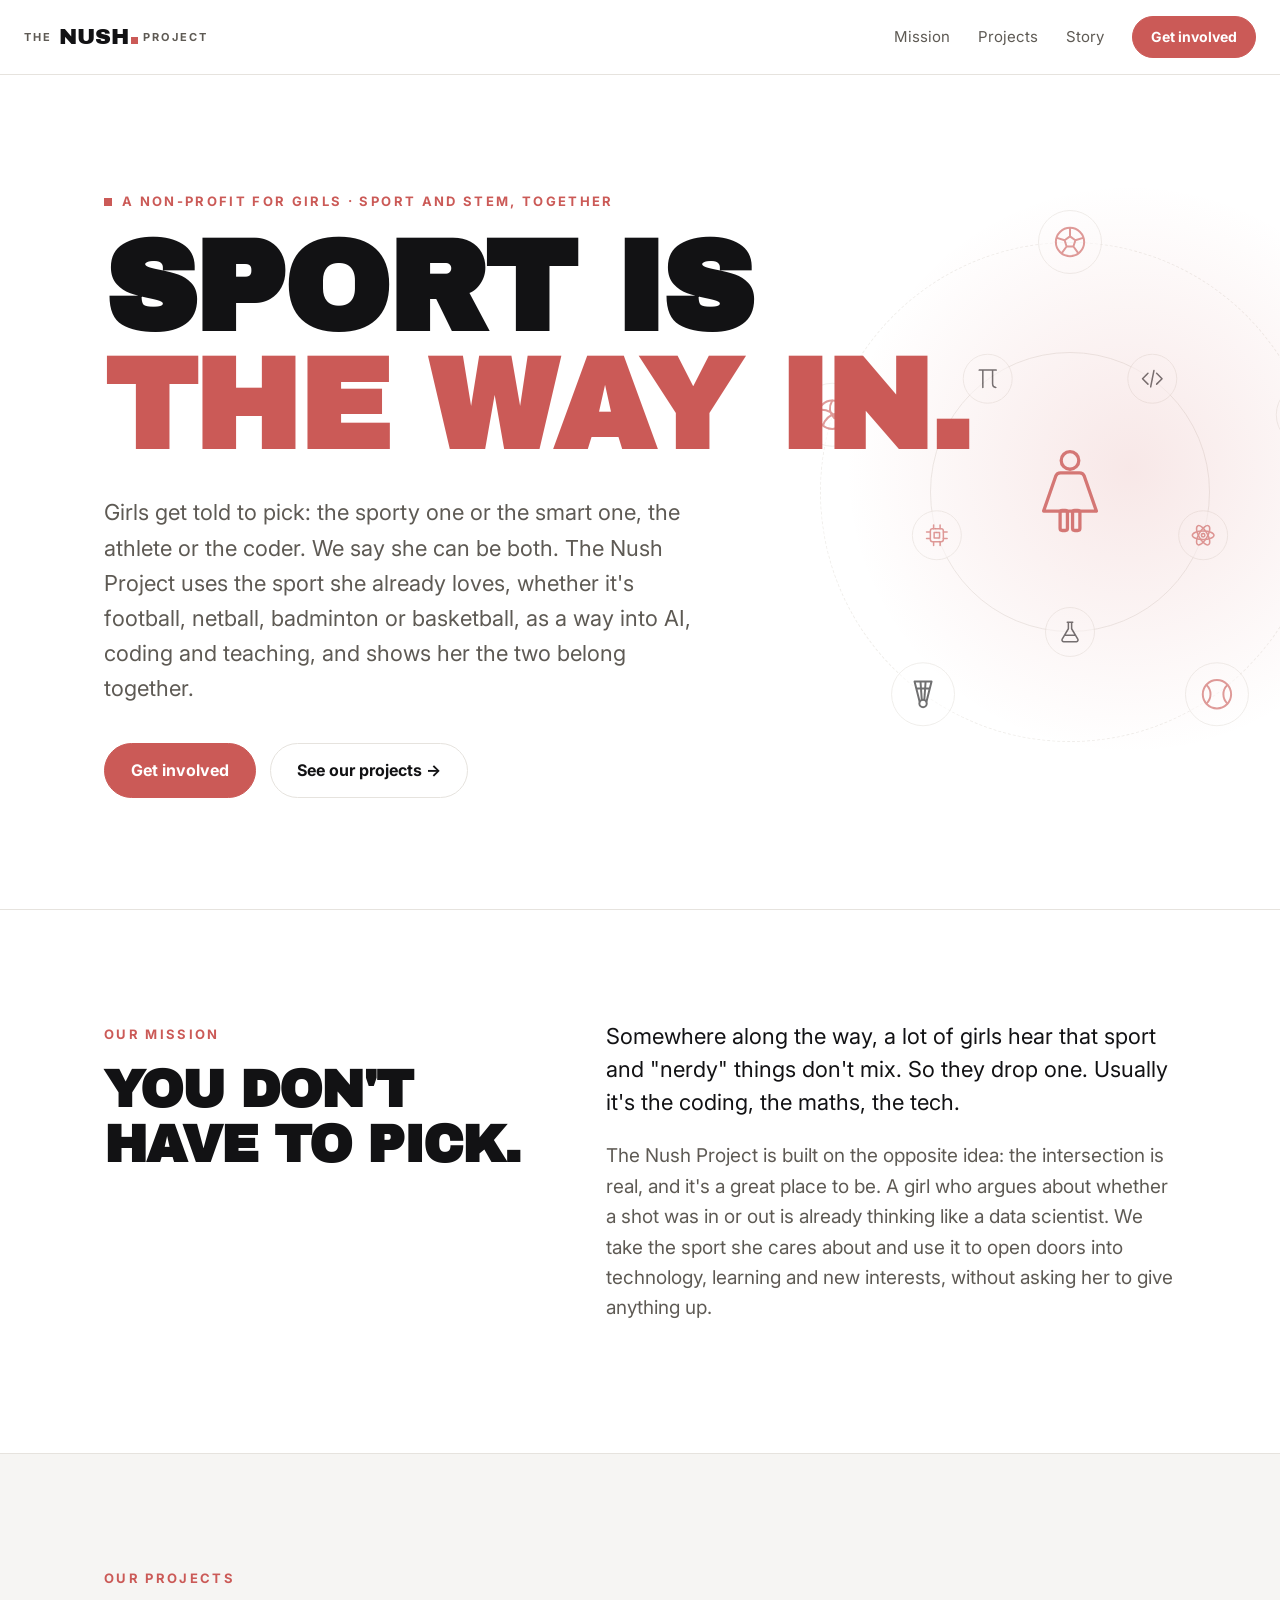
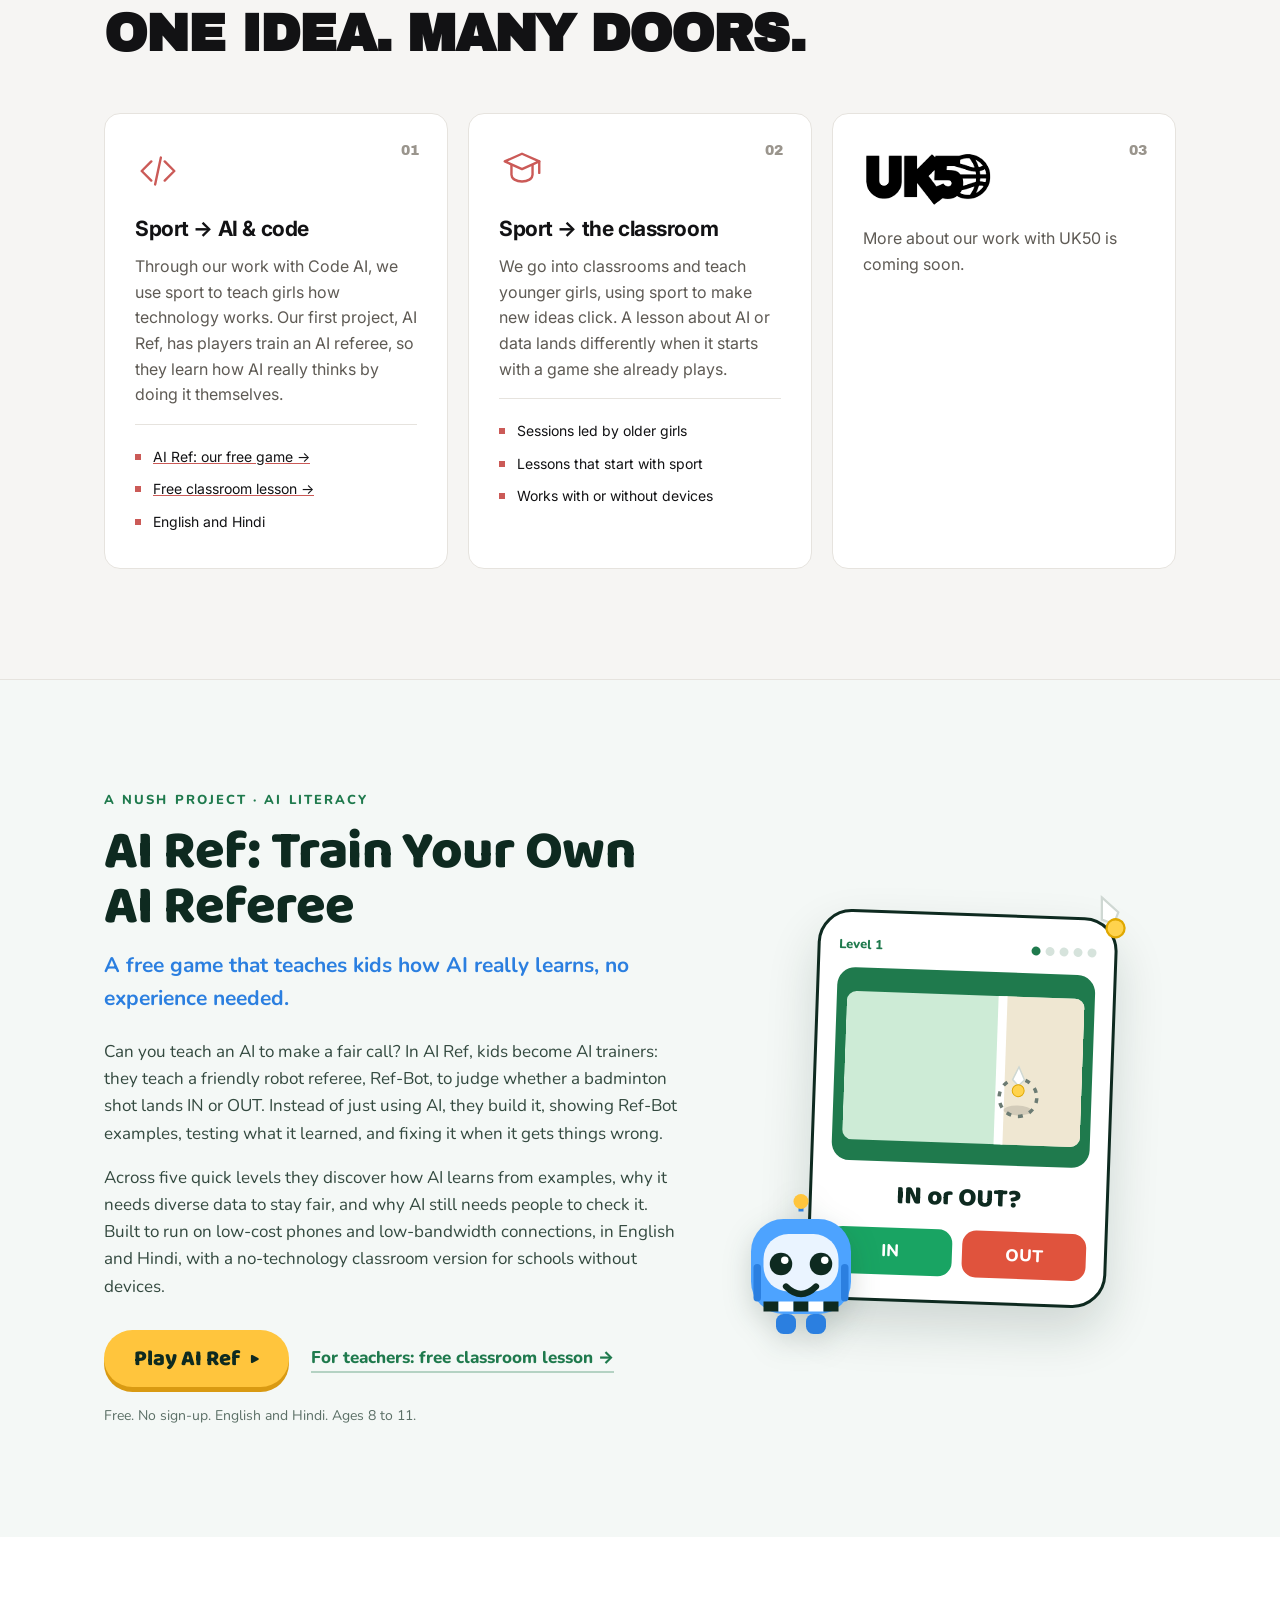
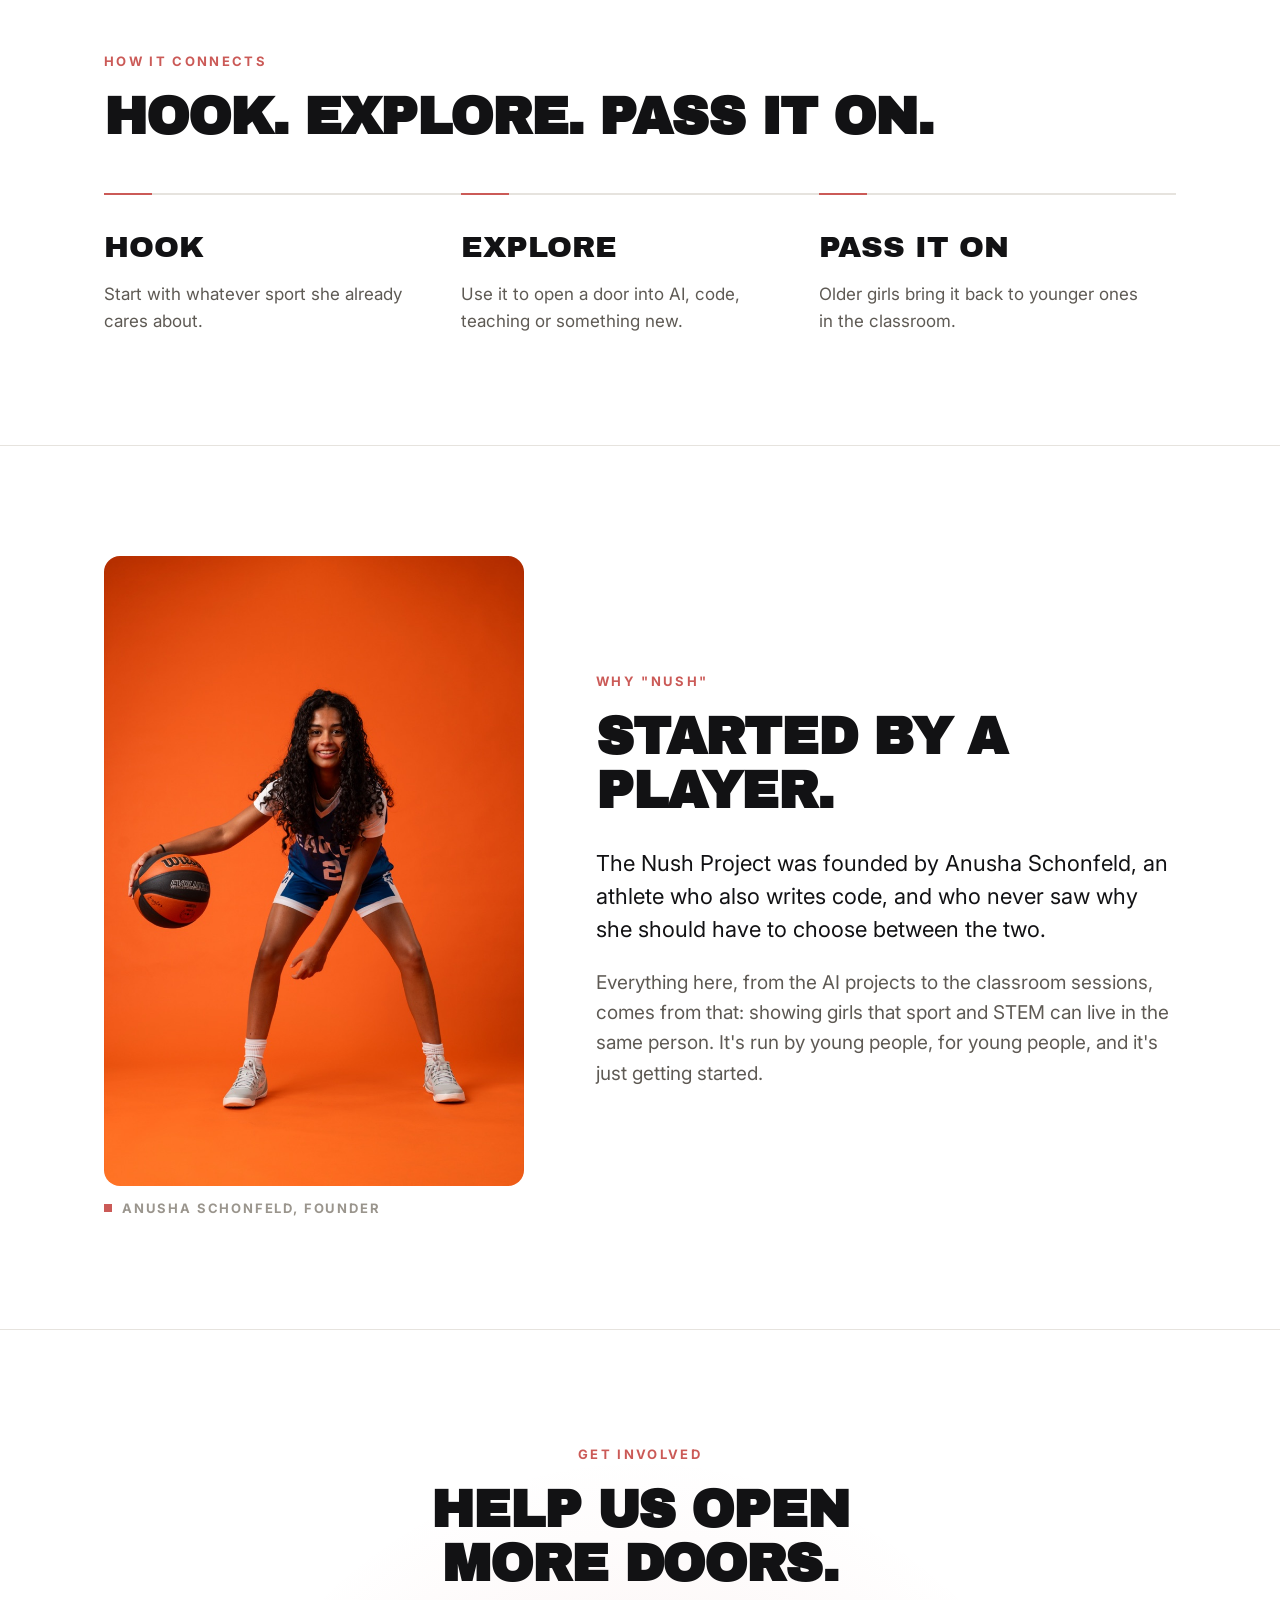
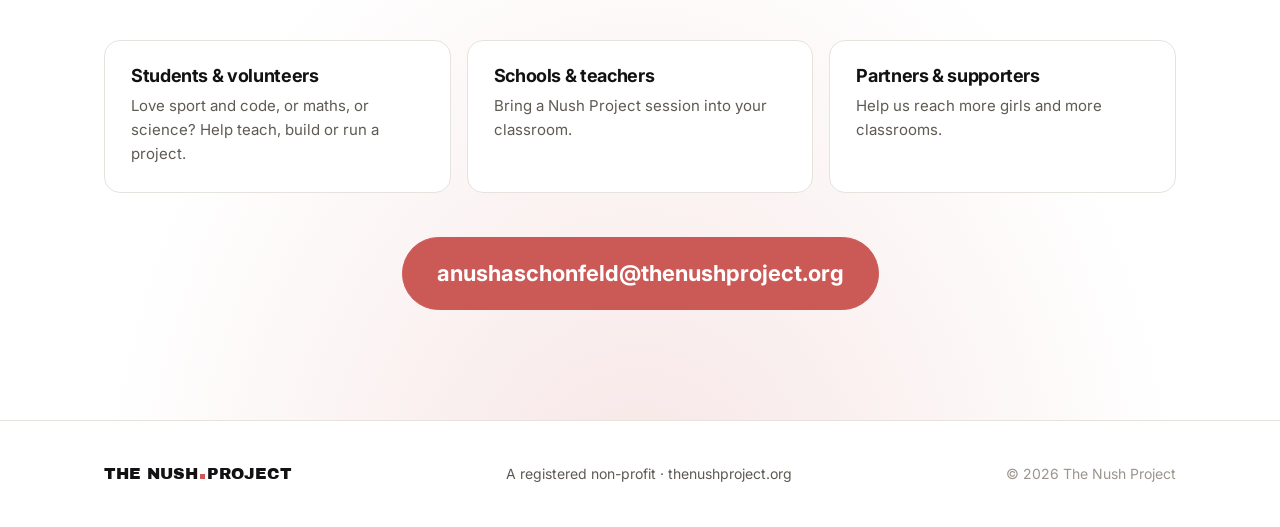
<file: index.html>
<!doctype html>
<html lang="en">
<head>
<meta charset="utf-8">
<meta name="viewport" content="width=device-width, initial-scale=1">
<title>The Nush Project</title>
<meta name="description" content="The Nush Project is a non-profit showing girls they don't have to choose between sport and STEM. We use the sport she loves as a way into AI, coding and teaching.">
<meta property="og:title" content="The Nush Project">
<meta property="og:description" content="Sport is the way in. We use every sport to bring girls into AI, coding, teaching and new interests.">
<meta property="og:url" content="https://thenushproject.org">
<meta name="theme-color" content="#ffffff">
<link rel="icon" href="data:image/svg+xml,<svg xmlns='http://www.w3.org/2000/svg' viewBox='0 0 32 32'><rect width='32' height='32' rx='6' fill='%230f0f11'/><text x='6' y='23' font-family='Arial' font-weight='900' font-size='18' fill='%23f0eeea'>N</text><rect x='21' y='17' width='5' height='5' fill='%23cb5a57'/></svg>">
<link rel="preconnect" href="https://fonts.googleapis.com">
<link href="https://fonts.googleapis.com/css2?family=Archivo+Black&family=Baloo+2:wght@600;800&family=Inter:wght@400;700&family=Nunito:wght@400;700;800&display=swap" rel="stylesheet">
<link rel="stylesheet" href="styles.css?v=2">
</head>
<body>

<header class="nav">
  <a class="logo" href="#top" aria-label="The Nush Project home">
    <span class="logo-the">THE</span>NUSH<span class="dot"></span><span class="logo-proj">PROJECT</span>
  </a>
  <button class="menu-btn" aria-label="Open menu" aria-expanded="false">☰</button>
  <nav class="links">
    <a href="#mission">Mission</a>
    <a href="#pillars">Projects</a>
        <a href="#story">Story</a>
    <a href="#join" class="btn small">Get involved</a>
  </nav>
</header>

<main id="top">

  <!-- HERO -->
  <section class="hero">
    <div class="orbit" aria-hidden="true">
      <div class="ring r1"></div>
      <div class="ring r2"></div>
      <div class="spin"><span class="sat" style="--a:0deg" title=""><svg viewBox="0 0 24 24"><circle cx="12" cy="12" r="10"/><path d="M12 8l3.8 2.8-1.4 4.4H9.6l-1.4-4.4zM12 8V2.5M15.8 10.8l5.4-1.7M14.4 15.2l3.3 4.5M9.6 15.2l-3.3 4.5M8.2 10.8L2.8 9.1"/></svg></span><span class="sat" style="--a:72deg" title=""><svg viewBox="0 0 24 24"><circle cx="12" cy="12" r="10"/><path d="M2 12h20M12 2v20M5 5c3 3 3 11 0 14M19 5c-3 3-3 11 0 14"/></svg></span><span class="sat" style="--a:144deg" title=""><svg viewBox="0 0 24 24"><circle cx="12" cy="12" r="10"/><path d="M4.6 5.4c3.8 3.8 3.8 9.4 0 13.2M19.4 5.4c-3.8 3.8-3.8 9.4 0 13.2"/></svg></span><span class="sat" style="--a:216deg" title=""><svg viewBox="0 0 24 24"><circle cx="12" cy="18.5" r="2.6"/><path d="M9.6 17.3L6 3h12l-3.6 14.3M10.2 3l.9 13M13.8 3l-.9 13M7.2 8h9.6"/></svg></span><span class="sat" style="--a:288deg" title=""><svg viewBox="0 0 24 24"><circle cx="12" cy="12" r="10"/><path d="M12 2c-2.5 4.5-2 9 1.5 12.5M2.6 8.6c5-.6 9.3 1.2 12 5.6M5.5 19.6c1.5-4.8 4.6-7.4 9-8.3M21.4 15c-4.4.2-8-1.6-9.4-3"/></svg></span></div>
      <div class="spin inner"><span class="sat s2" style="--a:36deg"><svg viewBox="0 0 24 24"><path d="M8 7l-5 5 5 5M16 7l5 5-5 5M13.5 4.5l-3 15"/></svg></span><span class="sat s2" style="--a:108deg"><svg viewBox="0 0 24 24"><circle cx="12" cy="12" r="1.6"/><ellipse cx="12" cy="12" rx="10" ry="4"/><ellipse cx="12" cy="12" rx="10" ry="4" transform="rotate(60 12 12)"/><ellipse cx="12" cy="12" rx="10" ry="4" transform="rotate(120 12 12)"/></svg></span><span class="sat s2" style="--a:180deg"><svg viewBox="0 0 24 24"><path d="M9.5 3h5M10.5 3v6L4.8 18.6A1.6 1.6 0 0 0 6.2 21h11.6a1.6 1.6 0 0 0 1.4-2.4L13.5 9V3M7.5 15h9"/></svg></span><span class="sat s2" style="--a:252deg"><svg viewBox="0 0 24 24"><rect x="6" y="6" width="12" height="12" rx="2"/><path d="M9.5 9.5h5v5h-5zM9 2.5V6M15 2.5V6M9 18v3.5M15 18v3.5M2.5 9H6M2.5 15H6M18 9h3.5M18 15h3.5"/></svg></span><span class="sat s2" style="--a:324deg"><svg viewBox="0 0 24 24"><path d="M4 4h16M7.5 4v16M16.5 4v12.5c0 2 1 3.5 3 3.5"/></svg></span></div>
      <span class="core"><svg viewBox="0 0 24 24"><circle cx="12" cy="3.4" r="2.4"/><path d="M9.4 6.8h5.2c.6 0 1.1.4 1.3.9l3.3 9.5H4.8l3.3-9.5c.2-.5.7-.9 1.3-.9z"/><rect x="9.3" y="17" width="2" height="5.5" rx=".6"/><rect x="12.7" y="17" width="2" height="5.5" rx=".6"/></svg></span>
    </div>
    <div class="hero-inner">
      <p class="eyebrow"><span class="dot sm"></span>A non-profit for girls · sport and STEM, together</p>
      <h1>Sport is <em>the way in.</em></h1>
      <p class="lede">Girls get told to pick: the sporty one or the smart one, the athlete or the coder. We say she can be both. The Nush Project uses the sport she already loves, whether it's football, netball, badminton or basketball, as a way into AI, coding and teaching, and shows her the two belong together.</p>
      <div class="cta-row">
        <a href="#join" class="btn">Get involved</a>
        <a href="#pillars" class="btn ghost">See our projects →</a>
      </div>
    </div>
  </section>

  <!-- MISSION -->
  <section id="mission" class="mission">
    <div class="wrap two-col">
      <div>
        <p class="eyebrow">Our mission</p>
        <h2>You don't have to pick.</h2>
      </div>
      <div class="mission-copy">
        <p>Somewhere along the way, a lot of girls hear that sport and "nerdy" things don't mix. So they drop one. Usually it's the coding, the maths, the tech.</p>
        <p>The Nush Project is built on the opposite idea: the intersection is real, and it's a great place to be. A girl who argues about whether a shot was in or out is already thinking like a data scientist. We take the sport she cares about and use it to open doors into technology, learning and new interests, without asking her to give anything up.</p>
      </div>
    </div>
  </section>

  <!-- PILLARS -->
  <section id="pillars" class="pillars">
    <div class="wrap">
      <p class="eyebrow">Our projects</p>
      <h2>One idea. Many doors.</h2>

      <div class="cards">
        <article class="card">
          <div class="card-num">01</div>
          <div class="card-icon" aria-hidden="true">
            <svg viewBox="0 0 48 48"><path d="M17 14L7 24l10 10M31 14l10 10-10 10M27 10l-6 28" fill="none" stroke="currentColor" stroke-width="2.5" stroke-linecap="round" stroke-linejoin="round"/></svg>
          </div>
          <h3>Sport → AI & code</h3>
          <p>Through our work with Code AI, we use sport to teach girls how technology works. Our first project, AI Ref, has players train an AI referee, so they learn how AI really thinks by doing it themselves.</p>
          <ul>
            <li><a href="#ai-ref">AI Ref: our free game →</a></li>
            <li><a href="teachers/">Free classroom lesson →</a></li>
            <li>English and Hindi</li>
          </ul>
        </article>

        <article class="card">
          <div class="card-num">02</div>
          <div class="card-icon" aria-hidden="true">
            <svg viewBox="0 0 48 48"><path d="M6 14l18-8 18 8-18 8z" fill="none" stroke="currentColor" stroke-width="2.5" stroke-linejoin="round"/><path d="M13 18v10c0 4 5 7 11 7s11-3 11-7V18M42 14v12" fill="none" stroke="currentColor" stroke-width="2.5" stroke-linecap="round"/></svg>
          </div>
          <h3>Sport → the classroom</h3>
          <p>We go into classrooms and teach younger girls, using sport to make new ideas click. A lesson about AI or data lands differently when it starts with a game she already plays.</p>
          <ul>
            <li>Sessions led by older girls</li>
            <li>Lessons that start with sport</li>
            <li>Works with or without devices</li>
          </ul>
        </article>

        <article class="card">
          <div class="card-num">03</div>
          <h3 class="uk50-head"><img class="uk50-logo" src="img/uk50-logo.png" alt="UK50" width="380" height="170"></h3>
          <!-- TODO: replace with a real description of UK50 and what The Nush Project does with it -->
          <p>More about our work with UK50 is coming soon.</p>
        </article>
      </div>
    </div>
  </section>

  <!-- AI REF -->
  <section id="ai-ref" class="airef">
    <div class="wrap airef-grid">
      <div class="airef-copy">
        <p class="airef-eyebrow">A Nush Project · AI Literacy</p>
        <h2>AI Ref: Train Your Own AI Referee</h2>
        <p class="airef-sub">A free game that teaches kids how AI really learns, no experience needed.</p>
        <p>Can you teach an AI to make a fair call? In AI Ref, kids become AI trainers: they teach a friendly robot referee, Ref-Bot, to judge whether a badminton shot lands IN or OUT. Instead of just using AI, they build it, showing Ref-Bot examples, testing what it learned, and fixing it when it gets things wrong.</p>
        <p>Across five quick levels they discover how AI learns from examples, why it needs diverse data to stay fair, and why AI still needs people to check it. Built to run on low-cost phones and low-bandwidth connections, in English and Hindi, with a no-technology classroom version for schools without devices.</p>
        <div class="airef-ctas">
          <a class="airef-play" href="play/">Play AI Ref <span aria-hidden="true">▶</span></a>
          <a class="airef-teach" href="teachers/">For teachers: free classroom lesson →</a>
        </div>
        <p class="airef-note">Free. No sign-up. English and Hindi. Ages 8 to 11.</p>
      </div>

      <a class="airef-visual" href="play/" aria-label="Play AI Ref">
        <div class="phone">
          <div class="phone-bar"><span>Level 1</span><span class="pips"><i class="on"></i><i></i><i></i><i></i><i></i></span></div>
          <div class="phone-court"><img src="img/airef/court-close-call.svg" alt="" width="240" height="175"></div>
          <div class="phone-q">IN or OUT?</div>
          <div class="phone-btns"><span class="in">IN</span><span class="out">OUT</span></div>
        </div>
        <img class="refbot" src="img/airef/refbot-happy.svg" alt="Ref-Bot, the friendly robot referee" width="150" height="150">
        <img class="shuttle" src="img/airef/shuttle.svg" alt="" width="54" height="54">
      </a>
    </div>
  </section>

  <!-- HOW IT CONNECTS -->
  <section class="loop">
    <div class="wrap">
      <p class="eyebrow">How it connects</p>
      <h2>Hook. Explore. Pass it on.</h2>
      <ol class="steps">
        <li><span>Hook</span>Start with whatever sport she already cares about.</li>
        <li><span>Explore</span>Use it to open a door into AI, code, teaching or something new.</li>
        <li><span>Pass it on</span>Older girls bring it back to younger ones in the classroom.</li>
      </ol>
    </div>
  </section>

  <!-- STORY -->
  <section id="story" class="story">
    <div class="wrap story-grid">
      <figure class="founder">
        <img src="img/founder.jpg" alt="Anusha Schonfeld, founder of The Nush Project" width="800" height="1200" loading="lazy" onerror="this.parentElement.classList.add('empty')">
        <figcaption>Anusha Schonfeld, founder</figcaption>
      </figure>
      <div class="story-copy">
        <p class="eyebrow">Why "Nush"</p>
        <h2>Started by a player.</h2>
        <div class="mission-copy">
          <p>The Nush Project was founded by Anusha Schonfeld, an athlete who also writes code, and who never saw why she should have to choose between the two.</p>
          <p>Everything here, from the AI projects to the classroom sessions, comes from that: showing girls that sport and STEM can live in the same person. It's run by young people, for young people, and it's just getting started.</p>
        </div>
      </div>
    </div>
  </section>

  <!-- JOIN -->
  <section id="join" class="join">
    <div class="wrap">
      <p class="eyebrow">Get involved</p>
      <h2>Help us open more doors.</h2>
      <div class="join-grid">
        <div class="join-card">
          <h3>Students & volunteers</h3>
          <p>Love sport and code, or maths, or science? Help teach, build or run a project.</p>
        </div>
        <div class="join-card">
          <h3>Schools & teachers</h3>
          <p>Bring a Nush Project session into your classroom.</p>
        </div>
        <div class="join-card">
          <h3>Partners & supporters</h3>
          <p>Help us reach more girls and more classrooms.</p>
        </div>
      </div>
      <a class="btn big" href="mailto:anushaschonfeld@thenushproject.org">anushaschonfeld@thenushproject.org</a>
    </div>
  </section>

</main>

<footer class="foot">
  <div class="wrap foot-inner">
    <div class="logo">THE&nbsp;NUSH<span class="dot"></span>PROJECT</div>
    <p>A registered non-profit · thenushproject.org</p>
    <p class="faint">© <span id="yr">2026</span> The Nush Project</p>
  </div>
</footer>

<script>
  document.getElementById('yr').textContent = new Date().getFullYear();
  const btn = document.querySelector('.menu-btn'), nav = document.querySelector('.links');
  btn.addEventListener('click', () => {
    const open = nav.classList.toggle('open');
    btn.setAttribute('aria-expanded', open);
  });
  nav.querySelectorAll('a').forEach(a => a.addEventListener('click', () => {
    nav.classList.remove('open'); btn.setAttribute('aria-expanded', false);
  }));
  // fade sections in as they scroll into view
  const io = new IntersectionObserver(es => es.forEach(e => {
    if (e.isIntersecting) { e.target.classList.add('in'); io.unobserve(e.target); }
  }), { threshold: 0.12 });
  document.querySelectorAll('section:not(.hero)').forEach(s => io.observe(s));
</script>
</body>
</html>
</file>
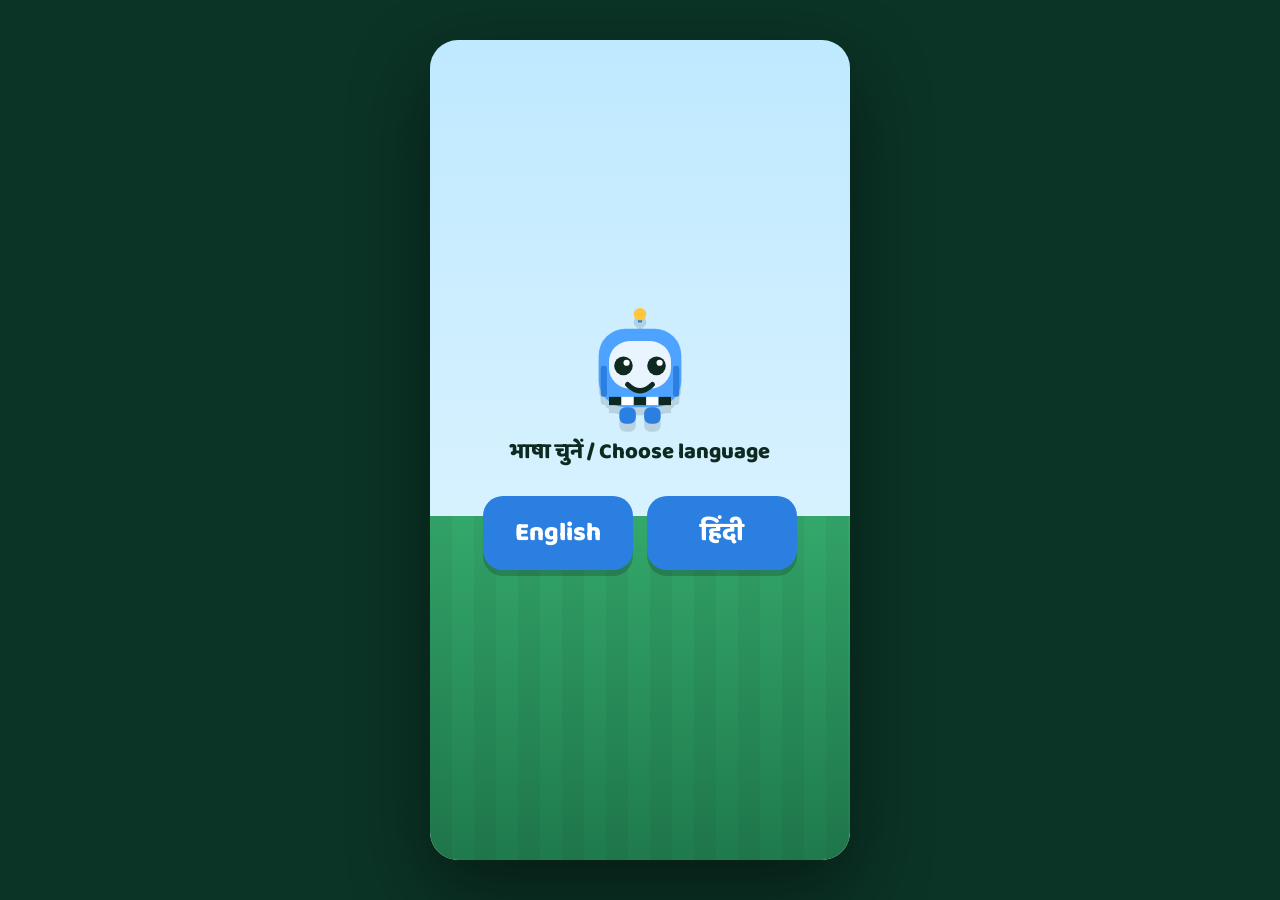
<file: play/index.html>
<!doctype html>
<meta charset="utf-8">
<meta name="viewport" content="width=device-width, initial-scale=1, maximum-scale=1, user-scalable=no">
<title>AI Ref: Badminton</title>
<link rel="preconnect" href="https://fonts.googleapis.com">
<link rel="preconnect" href="https://fonts.gstatic.com" crossorigin>
<!-- Baloo 2 also covers Devanagari, so Hindi localization needs no new font -->
<link href="https://fonts.googleapis.com/css2?family=Baloo+2:wght@500;600;700;800&family=Nunito:wght@600;700;800&display=swap" rel="stylesheet">

<style>
/* ================================================================
   AI REF — a near-textless AI-literacy mini-game (badminton line calls).
   The AI is a line judge ("Ref-Bot") that calls a shuttle IN or OUT —
   a real, recognizable use of AI (cf. Hawk-Eye / electronic line calling).
   Audience: grades 3–5, English-as-second-language, India.
   FIVE LEVELS, each one AI-literacy idea (discovery order):
     1 only IN  → fails on OUT  (you need IN *and* OUT)
     2 IN + OUT → it judges right (learns from examples)
     3 more examples = more confident   (data quantity)
     4 fix a wrong call               (label quality)
     5 you check Ref-Bot              (human oversight)
   Extend: add an entry to LEVELS.  Localize: translate STRINGS.en, set LANG.
   Audio: fill in speak() (already called per screen).
   ================================================================ */
:root{
  --court:#1f7a4d; --court-2:#34a86b; --in:#cdebd6; --out:#efe7d2;
  --sky-1:#bfe9ff; --sky-2:#e9f8ff;
  --shuttle:#fff; --sun:#ffc53d; --sun-deep:#f5a623;
  --bad:#e0533d; --good:#19a463;
  --bot:#4da3ff; --bot-deep:#2b7fe0;
  --ink:#0e2a20;
}
*{box-sizing:border-box;-webkit-tap-highlight-color:transparent}
html,body{margin:0;height:100%}
body{font-family:"Nunito",system-ui,sans-serif;background:#0b3326;color:var(--ink);
  display:flex;align-items:center;justify-content:center;min-height:100dvh}

#phone{position:relative;width:min(420px,100vw);height:min(820px,100dvh);
  background:linear-gradient(var(--sky-1),var(--sky-2));overflow:hidden;
  border-radius:28px;box-shadow:0 30px 80px rgba(0,0,0,.45)}
#phone::after{content:"";position:absolute;left:0;right:0;bottom:0;height:42%;z-index:0;
  background:repeating-linear-gradient(90deg,rgba(0,0,0,.04) 0 22px,transparent 22px 44px),
            linear-gradient(var(--court-2),var(--court))}
.stage{position:absolute;inset:0;z-index:2;display:flex;flex-direction:column}

.levels{display:flex;justify-content:center;gap:8px;padding:12px 0 2px;z-index:6}
.lv{width:12px;height:12px;border-radius:50%;background:rgba(255,255,255,.45);
  border:2px solid rgba(255,255,255,.65);transition:transform .3s}
.lv.done{background:var(--sun);border-color:var(--sun-deep)}
.lv.now{background:#fff;border-color:var(--sun);transform:scale(1.35)}

.hud{display:flex;justify-content:center;gap:7px;padding:4px 0;z-index:5;min-height:30px}
.hud.hidden{visibility:hidden}
.pip{width:24px;height:24px;border-radius:50%;background:rgba(255,255,255,.45);
  display:grid;place-items:center;border:2px solid rgba(255,255,255,.7);transition:transform .25s}
.pip svg{width:15px;height:15px;opacity:.25;transition:opacity .3s,transform .3s}
.pip.on{background:#fff;border-color:var(--sun)} .pip.on svg{opacity:1;transform:scale(1.1)}
.pip.pop{animation:pop .4s}
@keyframes pop{0%{transform:scale(1)}40%{transform:scale(1.45)}100%{transform:scale(1)}}

.middle{flex:1;position:relative;display:flex;flex-direction:column;
  align-items:center;justify-content:center;padding:6px 20px}

.eyebrow{font-family:"Baloo 2";font-weight:700;color:#fff;font-size:15px;letter-spacing:1px;
  text-transform:uppercase;opacity:.9;text-shadow:0 2px 0 rgba(0,0,0,.18);margin-bottom:2px}
.banner{font-family:"Baloo 2";font-weight:800;color:#fff;font-size:30px;text-align:center;
  text-shadow:0 3px 0 rgba(0,0,0,.18);margin-bottom:8px;line-height:1.1}
.banner.ink{color:var(--ink);text-shadow:none}

.bot{width:124px;height:124px;filter:drop-shadow(0 8px 0 rgba(0,0,0,.12));transition:transform .3s}
.bot.bob{animation:bob 2.2s ease-in-out infinite}
@keyframes bob{0%,100%{transform:translateY(0)}50%{transform:translateY(-8px)}}
.wob{animation:wob 1.2s ease-in-out infinite}
@keyframes wob{0%,100%{transform:rotate(-6deg)}50%{transform:rotate(6deg)}}

.say{background:#fff;border-radius:20px;padding:13px 20px;margin-top:14px;
  font-family:"Baloo 2";font-weight:700;font-size:24px;line-height:1.15;text-align:center;
  max-width:300px;box-shadow:0 6px 0 rgba(0,0,0,.08);position:relative;min-height:28px}
.say::before{content:"";position:absolute;top:-12px;left:50%;transform:translateX(-50%);
  border:10px solid transparent;border-bottom-color:#fff}
.say.good{color:var(--good)} .say.bad{color:var(--bad)}

.cardwrap{height:220px;display:flex;align-items:center;justify-content:center;gap:10px}
.card{width:240px;height:185px;background:#fff;border-radius:22px;box-shadow:0 10px 0 rgba(0,0,0,.10);
  padding:10px;position:relative;transition:transform .45s cubic-bezier(.2,.8,.25,1),opacity .45s}
.card.small{width:100px;height:120px;padding:6px}
.card.toBot{transform:translateY(-150px) scale(.15) rotate(-12deg);opacity:0}
.card.shake{animation:shakeX .5s}
@keyframes shakeX{0%,100%{transform:translateX(0)}20%,60%{transform:translateX(-8px)}40%,80%{transform:translateX(8px)}}
.tag{position:absolute;top:-14px;right:-10px;min-width:42px;height:42px;padding:0 8px;border-radius:21px;
  display:grid;place-items:center;color:#fff;font-family:"Baloo 2";font-weight:800;font-size:15px;
  box-shadow:0 4px 0 rgba(0,0,0,.12);transition:transform .25s}
.tag.g{background:var(--good)} .tag.b{background:var(--bad)}
.tag.fixed{transform:scale(1.12) rotate(6deg)}

.choices{display:flex;gap:14px;justify-content:center;padding:6px 0 22px;flex-wrap:wrap}
.btn{border:0;cursor:pointer;font-family:"Baloo 2";font-weight:800;font-size:26px;color:#fff;
  border-radius:20px;padding:16px 0;width:128px;display:flex;flex-direction:column;align-items:center;gap:2px;
  box-shadow:0 6px 0 rgba(0,0,0,.18);transition:transform .08s}
.btn:active{transform:translateY(4px);box-shadow:0 2px 0 rgba(0,0,0,.18)}
.btn .ico{font-size:24px}
.btn.g{background:var(--good)} .btn.b{background:var(--bad)} .btn.n{background:var(--bot-deep)}
.btn.check{font-size:20px}
.btn[disabled]{opacity:.45;pointer-events:none}

.go{border:0;cursor:pointer;font-family:"Baloo 2";font-weight:800;font-size:23px;color:var(--ink);
  background:var(--sun);border-radius:24px;padding:15px 32px;box-shadow:0 7px 0 var(--sun-deep);
  transition:transform .08s;margin-top:18px}
.go:active{transform:translateY(4px);box-shadow:0 3px 0 var(--sun-deep)}

.recap{display:flex;flex-direction:column;gap:10px;width:100%;max-width:310px;margin-top:6px}
.rcard{background:#fff;border-radius:16px;padding:11px 14px;display:flex;align-items:center;gap:12px;
  box-shadow:0 5px 0 rgba(0,0,0,.08);font-family:"Baloo 2";font-weight:700;font-size:17px;
  border-left:8px solid var(--good);animation:fade .4s both}
.rcard .face{font-size:24px}

/* ---- intro: real-video player + prototype placeholder ---- */
.skip{position:absolute;top:12px;right:14px;z-index:9;background:rgba(0,0,0,.42);color:#fff;border:0;
  border-radius:14px;padding:6px 13px;font-family:"Baloo 2";font-weight:700;font-size:14px;cursor:pointer}
.vid{position:absolute;inset:0;background:#08231a;display:flex;align-items:center;justify-content:center}
.vid video{width:100%;height:100%;object-fit:cover}
.playbtn{position:absolute;width:84px;height:84px;border-radius:50%;border:0;cursor:pointer;
  background:rgba(43,127,224,.88);color:#fff;font-size:34px;box-shadow:0 8px 24px rgba(0,0,0,.4)}
.mutebtn{position:absolute;top:12px;left:12px;z-index:7;width:44px;height:44px;border:0;border-radius:50%;background:rgba(0,0,0,.45);color:#fff;font-size:20px;line-height:1;cursor:pointer}
.vspin{position:absolute;display:none;flex-direction:column;align-items:center;gap:10px;pointer-events:none}
.vspin.on{display:flex}
.vspin .ring{width:46px;height:46px;border-radius:50%;border:5px solid rgba(255,255,255,.25);border-top-color:#fff;animation:spin 1s linear infinite}
.vspin .vlbl{color:#fff;font-family:"Baloo 2";font-weight:700;font-size:14px;text-shadow:0 2px 6px rgba(0,0,0,.5)}
@keyframes spin{to{transform:rotate(360deg)}}
/* prototype placeholder slate (shown when no INTRO_VIDEO is set) */
.slate-tag{font-family:"Baloo 2";font-weight:800;color:var(--court);font-size:13px;letter-spacing:2px;text-transform:uppercase;opacity:.85}
.slate-frame{width:100%;max-width:290px;aspect-ratio:16/10;margin:14px 0 20px;border-radius:20px;
  border:3px dashed rgba(31,122,77,.45);background:rgba(255,255,255,.55);
  display:flex;flex-direction:column;align-items:center;justify-content:center;gap:12px}
.slate-frame .pbig{width:62px;height:62px;border-radius:50%;background:var(--bot);color:#fff;
  display:grid;place-items:center;font-size:24px;padding-left:4px;box-shadow:0 6px 0 var(--bot-deep)}
.slate-frame .lbl{font-family:"Baloo 2";font-weight:700;color:#3a4a44;font-size:14px}
.slate-title{font-family:"Baloo 2";font-weight:800;color:var(--ink);font-size:28px;margin-bottom:6px}
.slate-desc{font-family:"Nunito";font-weight:600;color:#3a4a44;font-size:15px;line-height:1.45;max-width:290px}

.wbtn{position:absolute;left:12px;bottom:12px;z-index:20;background:var(--bot);color:#fff;border:0;border-radius:16px;
  padding:8px 12px;font-family:"Baloo 2";font-weight:800;font-size:13px;box-shadow:0 4px 0 var(--bot-deep);cursor:pointer}
.gloss{position:absolute;inset:0;z-index:30;background:rgba(8,35,26,.80);display:none;flex-direction:column;padding:22px 18px;overflow:auto}
.gloss.open{display:flex}
.gloss h3{font-family:"Baloo 2";color:#fff;font-size:23px;margin:4px 0 14px;text-align:center}
.gcard{background:#fff;border-radius:14px;padding:11px 14px;margin-bottom:10px;box-shadow:0 4px 0 rgba(0,0,0,.15)}
.gterm{font-family:"Baloo 2";font-weight:800;color:var(--court);font-size:16px}
.gdef{font-family:"Nunito";font-weight:600;color:#333;font-size:14px;line-height:1.35}
.gclose{align-self:center;margin-top:6px;background:var(--sun);border:0;border-radius:16px;padding:11px 24px;font-family:"Baloo 2";font-weight:800;cursor:pointer}

.kw{color:var(--bot-deep);font-weight:800;border-bottom:2px dotted var(--bot);cursor:pointer}
.qchoices{display:flex;flex-direction:column;gap:10px;align-items:center;padding:6px 0 20px;width:100%}
.qbtn{width:auto;max-width:296px;min-width:180px;padding:13px 18px;font-size:17px;line-height:1.15;text-align:center}

.fade{animation:fade .35s} @keyframes fade{from{opacity:0;transform:translateY(8px)}to{opacity:1}}
@media (prefers-reduced-motion:reduce){*{animation:none!important;transition:none!important}}
</style>

<div id="phone">
  <div id="levels" class="levels"></div>
  <div id="hud" class="hud hidden"></div>
  <div id="stage" class="stage"></div>
</div>

<script>
/* ===================== LOCALISATION ============================
   Add a language: copy `en`, translate the values (keys stay),
   set LANG. Baloo 2 renders Devanagari, so Hindi needs no setup.
   ============================================================== */
let LANG = "en";
const STRINGS = {
  en:{
    title:"AI Ref", tapToStart:"Tap to play",
    intro1:"Meet Ref-Bot! 🤖", intro2:"Real games use AI refs!", intro3:"Teach it: IN or OUT?",
    objHook:"AI is clever, but it is NOT perfect. Can YOU train a fair AI ref?",
    objSteps:"Let’s go on a learning journey and find out!",
    objGo:"Start the journey!",
    skip:"Skip", start:"Start", loading:"Loading\u2026",
    finish:"Finish", outroTag:"Well done!", outroLabel:"Ending video will play here",
    outroDesc:"A short 20 second video will celebrate what you learned. You are an AI trainer now!", wordsBtn:"Words", glossaryTitle:"Key words", gotIt:"Got it",
    glossary:[
      ["Training data","The examples we show the AI so it can learn."],
      ["Model training","Showing the AI many examples so it learns to decide by itself."],
      ["Label","The answer we put on each example: IN or OUT."],
      ["Model","The 'brain' the AI builds from all the examples."],
      ["Bias","When an AI only learns one kind of example, so it gets other kinds wrong."],
      ["Diverse data","Many different examples: many angles, close and far, both sides."],
      ["Good data","Examples that are clear and varied, so the AI learns well."]
    ],
    ph_tag:"Prototype", ph_label:"Intro video will play here",
    ph_desc:"See how real games use AI to call the line. Then train your own AI ref!",
    inWord:"IN", outWord:"OUT", inCall:"IN!", outCall:"OUT!",
    yes:"Yes!", lookAgain:"Look again",
    testNow:"Test it!", warm:"Easy one first!", thinking:"Hmm…", next:"Next", again:"Play again", lvl:"Level",

    /* L1 opener — only IN examples */
    l1_banner:"Teach Ref-Bot", l1_ask:"IN or OUT?", l1_learned:"All done!",
    /* L2 the fix — IN and OUT */
    l2_banner:"In and out", l2_ask:"IN or OUT?", l2_learned:"Ref-Bot learned!",
    l2_done:"It saw IN and OUT. Smart!",
    /* L4 right calls (labels) */
    l4_banner:"Check the calls", l4_find:"One call is wrong. Tap to fix!",
    l4_fixed:"Fixed! ✓", l4_fine:"That one is right", l4_learned:"Now it's correct!",
    l4_done:"Right calls = smart Ref!",
    /* L5 oversight */
    l5_banner:"You check Ref-Bot", l5_intro:"Ref-Bot calls. You check it!",
    l5_guessIn:"IN?", l5_guessOut:"OUT?", l5_right:"Right", l5_fix:"Fix it",
    l5_thanks:"Thanks! I learned 🙏", l5_relook:"Hmm, look again", l5_wasRight:"It was right!",
    l5_done:"You fixed its mistakes!",

    /* L6 diversity & bias level labels */
    l6_banner:"Train Ref-Bot", l6_ask:"IN or OUT?",
    l6_learned:"All trained!", l6_learned2:"Trained again!", l6_more:"Show it MANY kinds!",

    /* recap — one short line per level; recap() reads these in LEVELS order */
    recapTitle:"You taught Ref-Bot!",
    rec_bias:"Show IN and OUT", rec_learn:"It learns from examples",
    rec_diversity:"Many kinds = no bias",
    rec_labels:"Right calls matter",
    rec_check:"People check AI",
    tx:{
        b1:"Nice! It called the IN shot right. But it missed the OUT one.",
        bQ:"Why do you think it got the OUT shot wrong?",
        bA1:"It never saw an OUT before",
        bA2:"We did not train it enough times",
        bA2no:"More training will not help if it never saw an OUT.",
        bGood:"Exactly!",
        b2:"We only put IN shots in its <b class='kw' onclick='window.__gloss&&window.__gloss()'>training data</b>.",
        b3:"So IN was the only <b class='kw' onclick='window.__gloss&&window.__gloss()'>label</b> it learned.",
        b4:"Show it IN and OUT next time. Then it can learn both!",
        L1:"This time it saw IN and OUT in its <b class='kw' onclick='window.__gloss&&window.__gloss()'>training data</b>.",
        LQ:"So what can Ref-Bot do now?",
        LA1:"Call both IN and OUT",
        LA2:"Call every shot perfectly, always",
        LA2no:"Even a well-trained AI is not perfect.",
        LGood:"Yes!",
        L2:"It learned from the examples. Great teaching!",
        bf1:"It nailed the easy shot, then missed the close one.",
        bfQ:"Why did the close call trip it up?",
        bfA1:"It only practiced easy, far shots",
        bfA2:"Close calls are impossible for any AI",
        bfA2no:"Watch what happens when we add close-call practice.",
        bfGood:"Right!",
        bf2:"All its examples were easy and far from the line.",
        bf3:"Learning only one kind of shot is called <b class='kw' onclick='window.__gloss&&window.__gloss()'>bias</b>.",
        bf4:"Let's fix it. Show it many kinds of shots!",
        bx1:"Now it saw many kinds of shots.",
        bxQ:"What made the new <b class='kw' onclick='window.__gloss&&window.__gloss()'>training data</b> better?",
        bxA1:"Many angles, clear and varied",
        bxA2:"Just more of the same easy shots",
        bxA2no:"Think about the mix we showed it.",
        bxGood:"Exactly!",
        bx2:"<b class='kw' onclick='window.__gloss&&window.__gloss()'>diverse data</b> and <b class='kw' onclick='window.__gloss&&window.__gloss()'>good data</b> remove <b class='kw' onclick='window.__gloss&&window.__gloss()'>bias</b>.",
        bx3:"So this time it judged the close call right!",
        la1:"You found the wrong one!",
        laQ:"One shot had the wrong <b class='kw' onclick='window.__gloss&&window.__gloss()'>label</b>. Why does that matter?",
        laA1:"It learns the wrong thing",
        laA2:"It will fix the mistake by itself",
        laA2no:"Ref-Bot cannot fix a label on its own; it just believes it.",
        laGood:"Yes!",
        la2:"Right <b class='kw' onclick='window.__gloss&&window.__gloss()'>label</b>s mean right learning.",
        ch1:"You checked every call!",
        chQ:"Why do people still check the AI?",
        chA1:"Because it is not perfect",
        chA2:"Because AI is usually wrong",
        chA2no:"It is usually right, but not always.",
        chGood:"Exactly!",
        ch2:"AI is fast, but not perfect. People keep it fair."
      }
  },
  hi:{
    title:"AI Ref",
    tapToStart:"खेलने के लिए टैप करें",
    intro1:"मिलिए Ref-Bot से! 🤖",
    intro2:"असली खेलों में AI रेफ़री होते हैं!",
    intro3:"इसे सिखाओ: IN या OUT?",
    objHook:"AI होशियार है, पर यह परफ़ेक्ट नहीं है। क्या तुम एक अच्छा AI रेफ़री सिखा सकते हो?",
    objSteps:"आओ सीखने की यात्रा पर चलें और पता करें!",
    objGo:"यात्रा शुरू करें!",
    skip:"छोड़ें",
    start:"शुरू करें",
    loading:"लोड हो रहा है…",
    finish:"समाप्त करें",
    outroTag:"शाबाश!",
    outroLabel:"यहाँ अंतिम वीडियो चलेगा",
    outroDesc:"एक छोटा 20 सेकंड का वीडियो तुम्हारी सीख का जश्न मनाएगा। अब तुम एक AI ट्रेनर हो!",
    wordsBtn:"शब्द",
    glossaryTitle:"मुख्य शब्द",
    gotIt:"समझ गया",
    glossary:[
      ["प्रशिक्षण डेटा","वे उदाहरण जो हम AI को सिखाने के लिए दिखाते हैं।"],
      ["मॉडल प्रशिक्षण","AI को बहुत सारे उदाहरण दिखाना ताकि वह खुद फ़ैसला करना सीखे।"],
      ["लेबल","हर उदाहरण पर लिखा उत्तर: IN या OUT।"],
      ["मॉडल","सभी उदाहरणों से AI जो 'दिमाग' बनाता है।"],
      ["पक्षपात","जब AI केवल एक तरह के उदाहरण सीखता है, तो दूसरी तरह के गलत कर देता है।"],
      ["विविध डेटा","कई अलग-अलग उदाहरण: कई कोण, पास और दूर, दोनों तरफ।"],
      ["अच्छा डेटा","साफ़ और विविध उदाहरण, ताकि AI अच्छे से सीखे।"]
    ],
    ph_tag:"प्रोटोटाइप",
    ph_label:"यहाँ परिचय वीडियो चलेगा",
    ph_desc:"देखो कि असली खेल लाइन बताने के लिए AI का उपयोग कैसे करते हैं। फिर अपना खुद का AI रेफ़री सिखाओ!",
    inWord:"IN",
    outWord:"OUT",
    inCall:"IN!",
    outCall:"OUT!",
    yes:"सही!",
    lookAgain:"फिर से देखो",
    testNow:"इसे परखो!",
    warm:"पहले एक आसान!",
    thinking:"हम्म…",
    next:"आगे",
    again:"फिर से खेलें",
    lvl:"स्तर",
    l1_banner:"Ref-Bot को सिखाओ",
    l1_ask:"IN या OUT?",
    l1_learned:"हो गया!",
    l2_banner:"IN और OUT",
    l2_ask:"IN या OUT?",
    l2_learned:"Ref-Bot ने सीखा!",
    l2_done:"इसने IN और OUT देखे। होशियार!",
    l4_banner:"फ़ैसले जाँचो",
    l4_find:"एक फ़ैसला गलत है। ठीक करने के लिए टैप करो!",
    l4_fixed:"ठीक हुआ! ✓",
    l4_fine:"वह सही है",
    l4_learned:"अब यह सही है!",
    l4_done:"सही फ़ैसले = होशियार रेफ़री!",
    l5_banner:"तुम Ref-Bot को जाँचो",
    l5_intro:"Ref-Bot फ़ैसला देता है। तुम जाँचो!",
    l5_guessIn:"IN?",
    l5_guessOut:"OUT?",
    l5_right:"सही",
    l5_fix:"ठीक करो",
    l5_thanks:"धन्यवाद! मैंने सीखा 🙏",
    l5_relook:"हम्म, फिर से देखो",
    l5_wasRight:"वह सही था!",
    l5_done:"तुमने इसकी गलतियाँ ठीक कीं!",
    l6_banner:"Ref-Bot को प्रशिक्षित करो",
    l6_ask:"IN या OUT?",
    l6_learned:"प्रशिक्षण पूरा!",
    l6_learned2:"फिर से प्रशिक्षित!",
    l6_more:"इसे कई तरह के दिखाओ!",
    recapTitle:"तुमने Ref-Bot को सिखाया!",
    rec_bias:"IN और OUT दिखाओ",
    rec_learn:"यह उदाहरणों से सीखता है",
    rec_diversity:"कई तरह = कोई पक्षपात नहीं",
    rec_labels:"सही फ़ैसले ज़रूरी हैं",
    rec_check:"लोग AI को जाँचते हैं",
    tx:{
        b1:"बढ़िया! इसने IN शॉट सही बताया। पर OUT वाला चूक गया।",
        bQ:"तुम्हें क्यों लगता है कि इसने OUT शॉट गलत बताया?",
        bA1:"इसने पहले कभी OUT नहीं देखा",
        bA2:"हमने इसे पर्याप्त बार प्रशिक्षित नहीं किया",
        bA2no:"अगर इसने कभी OUT नहीं देखा तो ज़्यादा प्रशिक्षण से मदद नहीं मिलेगी।",
        bGood:"बिलकुल सही!",
        b2:"हमने इसके <b class='kw' onclick='window.__gloss&&window.__gloss()'>प्रशिक्षण डेटा</b> में केवल IN शॉट डाले।",
        b3:"तो IN ही एकमात्र <b class='kw' onclick='window.__gloss&&window.__gloss()'>लेबल</b> था जो इसने सीखा।",
        b4:"अगली बार इसे IN और OUT दिखाओ। तब यह दोनों सीखेगा!",
        L1:"इस बार इसने अपने <b class='kw' onclick='window.__gloss&&window.__gloss()'>प्रशिक्षण डेटा</b> में IN और OUT देखे।",
        LQ:"तो अब Ref-Bot क्या कर सकता है?",
        LA1:"IN और OUT दोनों बता सकता है",
        LA2:"हर शॉट हमेशा परफ़ेक्ट बता सकता है",
        LA2no:"अच्छी तरह प्रशिक्षित AI भी परफ़ेक्ट नहीं होता।",
        LGood:"हाँ!",
        L2:"इसने उदाहरणों से सीखा। बढ़िया सिखाया!",
        bf1:"इसने आसान शॉट सही बताया, फिर पास वाला चूक गया।",
        bfQ:"पास वाला फ़ैसला क्यों गड़बड़ा गया?",
        bfA1:"इसने केवल आसान, दूर के शॉट का अभ्यास किया",
        bfA2:"पास वाले फ़ैसले किसी भी AI के लिए नामुमकिन हैं",
        bfA2no:"देखो जब हम पास वाले शॉट का अभ्यास जोड़ते हैं तो क्या होता है।",
        bfGood:"सही!",
        bf2:"इसके सारे उदाहरण आसान और लाइन से दूर थे।",
        bf3:"केवल एक तरह का शॉट सीखना <b class='kw' onclick='window.__gloss&&window.__gloss()'>पक्षपात</b> कहलाता है।",
        bf4:"आओ इसे ठीक करें। इसे कई तरह के शॉट दिखाओ!",
        bx1:"अब इसने कई तरह के शॉट देखे।",
        bxQ:"नए <b class='kw' onclick='window.__gloss&&window.__gloss()'>प्रशिक्षण डेटा</b> को बेहतर किसने बनाया?",
        bxA1:"कई कोण, साफ़ और विविध",
        bxA2:"बस वही आसान शॉट, बस ज़्यादा",
        bxA2no:"सोचो हमने इसे कैसा मिश्रण दिखाया।",
        bxGood:"बिलकुल सही!",
        bx2:"<b class='kw' onclick='window.__gloss&&window.__gloss()'>विविध डेटा</b> और <b class='kw' onclick='window.__gloss&&window.__gloss()'>अच्छा डेटा</b> <b class='kw' onclick='window.__gloss&&window.__gloss()'>पक्षपात</b> हटाते हैं।",
        bx3:"तो इस बार इसने पास वाला फ़ैसला सही बताया!",
        la1:"तुमने गलत वाला ढूँढ लिया!",
        laQ:"एक शॉट पर गलत <b class='kw' onclick='window.__gloss&&window.__gloss()'>लेबल</b> था। यह क्यों मायने रखता है?",
        laA1:"यह गलत चीज़ सीखता है",
        laA2:"यह गलती खुद ठीक कर लेगा",
        laA2no:"Ref-Bot लेबल खुद ठीक नहीं कर सकता; वह बस उस पर भरोसा करता है।",
        laGood:"हाँ!",
        la2:"सही <b class='kw' onclick='window.__gloss&&window.__gloss()'>लेबल</b> मतलब सही सीख।",
        ch1:"तुमने हर फ़ैसला जाँचा!",
        chQ:"लोग AI को फिर भी क्यों जाँचते हैं?",
        chA1:"क्योंकि यह परफ़ेक्ट नहीं है",
        chA2:"क्योंकि AI अक्सर गलत होता है",
        chA2no:"यह अक्सर सही होता है, पर हमेशा नहीं।",
        chGood:"बिलकुल सही!",
        ch2:"AI तेज़ है, पर परफ़ेक्ट नहीं। लोग इसे निष्पक्ष रखते हैं।"
      }
  }
};
let T = STRINGS.en;
function speak(/*key*/){ /* new Audio(`audio/${LANG}/${key}.mp3`).play() — wire per-language voice here */ }

/* ===================== SVG ART ================================ */
/* Recognizable shuttlecock: flared feather skirt tapering to a rounded cork. */
function shuttleShape(rot){
  return `<g transform="rotate(${rot||0})"><g transform="translate(-24,-46)">
    <path d="M24 42 L9 9 Q24 3 39 9 Z" fill="#fff" stroke="#b9c4be" stroke-width="1.6" stroke-linejoin="round"/>
    <path d="M24 41 L24 5M24 41 L16 6.5M24 41 L32 6.5M24 41 L11.5 10M24 41 L36.5 10" stroke="#dbe2dd" stroke-width="1.1"/>
    <path d="M17 30 Q24 33.5 31 30" stroke="#c7d0cb" stroke-width="1.5" fill="none"/>
    <circle cx="24" cy="46" r="8.5" fill="#ffd34d" stroke="#e0a800" stroke-width="1.6"/>
    <path d="M15.6 47 a8.5 8.5 0 0 0 16.8 0 Z" fill="#f0b429"/>
  </g></g>`;
}
function shuttleIcon(){return `<svg viewBox="-20 -46 40 62">${shuttleShape(0)}</svg>`;}

/* Ref-Bot: friendly robot + referee cues (chest stripe band + side stripes) */
function bot(mood,extra){ // happy | think | proud | confused
  const eyes={
    happy:`<circle cx="44" cy="56" r="9"/><circle cx="76" cy="56" r="9"/><circle cx="47" cy="53" r="3" fill="#fff"/><circle cx="79" cy="53" r="3" fill="#fff"/>`,
    think:`<rect x="36" y="52" width="16" height="7" rx="3.5"/><rect x="68" y="52" width="16" height="7" rx="3.5"/>`,
    proud:`<path d="M36 58q8 -10 16 0" stroke="#0e2a20" stroke-width="5" fill="none" stroke-linecap="round"/><path d="M68 58q8 -10 16 0" stroke="#0e2a20" stroke-width="5" fill="none" stroke-linecap="round"/>`,
    confused:`<path d="M38 50l14 12M52 50l-14 12" stroke="#0e2a20" stroke-width="5" stroke-linecap="round"/><path d="M70 50l14 12M84 50l-14 12" stroke="#0e2a20" stroke-width="5" stroke-linecap="round"/>`
  }[mood||"happy"];
  const mouth={
    happy:`<path d="M48 74q12 12 24 0" stroke="#0e2a20" stroke-width="5" fill="none" stroke-linecap="round"/>`,
    think:`<rect x="52" y="76" width="16" height="5" rx="2.5"/>`,
    proud:`<path d="M48 74q12 12 24 0" stroke="#0e2a20" stroke-width="5" fill="none" stroke-linecap="round"/>`,
    confused:`<circle cx="60" cy="78" r="7"/>`
  }[mood||"happy"];
  // referee chest stripe band (black/white)
  let band=""; for(let i=0;i<5;i++){ band+=`<rect x="${30+i*12}" y="86" width="12" height="8" fill="${i%2?'#fff':'#0e2a20'}"/>`; }
  return `<svg class="bot bob ${extra||''}" viewBox="0 0 120 120" id="bot" fill="#0e2a20">
    <line x1="60" y1="14" x2="60" y2="2" stroke="#2b7fe0" stroke-width="4"/><circle cx="60" cy="6" r="6" fill="#ffc53d"/>
    <rect x="20" y="20" width="80" height="76" rx="26" fill="#4da3ff"/>
    <rect x="22" y="56" width="6" height="30" rx="3" fill="#2b7fe0"/><rect x="92" y="56" width="6" height="30" rx="3" fill="#2b7fe0"/>
    <rect x="30" y="32" width="60" height="46" rx="20" fill="#eaf4ff"/>
    ${eyes}${mouth}
    <g>${band}</g>
    <rect x="40" y="96" width="16" height="16" rx="6" fill="#2b7fe0"/><rect x="64" y="96" width="16" height="16" rx="6" fill="#2b7fe0"/>
  </svg>`;
}

/* an example: a court with a boundary line; the shuttle lands IN (on court)
   or OUT (past the line). Angles vary so the shuttle is shown from many sides. */
const SPOTS={
  farIn:[86,102,-12], highIn:[98,58,9], lowIn:[104,140,-5], midIn:[122,92,15],
  closeIn:[138,112,-8], closeInHi:[134,66,11],
  closeOut:[176,116,12], closeOutLo:[172,148,-9],
  farOut:[206,98,6], highOut:[202,60,-13], lowOut:[200,144,5]
};
let _shotId=0;
function shot(kind,spot,opts){ // opts:{blur,rot}. blur = low-quality training image.
  opts=opts||{};
  const p = SPOTS[spot] || (kind==="in"?SPOTS.farIn:SPOTS.farOut);
  const x=p[0], y=p[1], rot=(opts.rot!=null?opts.rot:(p[2]||0));
  const blur=opts.blur, bid="bl"+(_shotId++);
  return `<svg viewBox="0 0 240 175" width="100%" height="100%">
    ${blur?`<defs><filter id="${bid}" x="-20%" y="-20%" width="140%" height="140%"><feGaussianBlur stdDeviation="2.4"/></filter></defs>`:''}
    <g ${blur?`filter="url(#${bid})"`:''}>
      <rect x="0" y="14" width="240" height="150" rx="10" fill="var(--in)"/>
      <path d="M160 14 H230 a10 10 0 0 1 10 10 V154 a10 10 0 0 1 -10 10 H160 Z" fill="var(--out)"/>
      <rect x="153" y="14" width="9" height="150" fill="#fff"/>
      <ellipse cx="${x}" cy="${y+13}" rx="14" ry="5" fill="rgba(0,0,0,.12)"/>
      <circle cx="${x}" cy="${y}" r="19" fill="none" stroke="#6b7b73" stroke-width="3.5" stroke-dasharray="5 7"/>
      <g transform="translate(${x},${y}) scale(0.6)">${shuttleShape(rot)}</g>
    </g>
  </svg>`;
}

/* ===================== ENGINE ================================= */
const stage=document.getElementById("stage"), hud=document.getElementById("hud"), lvbar=document.getElementById("levels");
const PIPS=5; let pipsOn=0;

function buildHud(){hud.innerHTML="";for(let i=0;i<PIPS;i++){const p=document.createElement("div");p.className="pip";p.innerHTML=shuttleIcon();hud.appendChild(p);}}
function setHud(on){hud.classList.toggle("hidden",!on);}
function resetPips(){pipsOn=0;[...hud.children].forEach(p=>p.className="pip");}
function lightPip(){const p=hud.children[pipsOn];if(p){p.classList.add("on","pop");}pipsOn++;}
function buildLevelBar(){lvbar.innerHTML="";LEVELS.forEach(()=>{const d=document.createElement("div");d.className="lv";lvbar.appendChild(d);});}
function markLevels(i){[...lvbar.children].forEach((d,k)=>{d.className="lv"+(k<i?" done":k===i?" now":"");});}

function clear(){stage.innerHTML="";}
function el(html){const d=document.createElement("div");d.innerHTML=html.trim();return d.firstChild;}
function screen(inner){clear();const m=el(`<div class="middle fade">${inner}</div>`);stage.appendChild(m);return m;}
function setBot(m,mood,extra){const b=m.querySelector("#bot");if(b)b.outerHTML=bot(mood,extra);}
function setSay(m,txt,cls){const s=m.querySelector(".say");s.className="say "+(cls||"");s.innerHTML=txt;s.classList.remove("fade");void s.offsetWidth;s.classList.add("fade");}

/* dialogue: step through [ [text,mood,cls], … ] then call done() */
function dialogue(lines,done,head){
  let i=0;
  const m=screen(`${head||""}${bot(lines[0][1]||"happy")}<div class="say"></div><button class="go">▶</button>`);
  const go=m.querySelector(".go");
  function show(){const [t,mood,cls]=lines[i];setBot(m,mood||"happy");setSay(m,t,cls||"");}
  show(); speak();
  go.onclick=()=>{i++; if(i>=lines.length) done(); else {show();speak();}};
}

/* shared TEST screen. If cfg.warmup is set, Ref-Bot first nails a call it
   already knows (a confidence-building win) before the graded test. */
function runTest(cfg,done){
  setHud(false);
  function judge(test,testSpot,verdict,wrong,banner,after){
    const m=screen(`<div class="banner ink">${banner}</div>
      <div class="cardwrap"><div class="card">${shot(test,testSpot)}</div></div>
      ${bot("think","wob")}<div class="say">${T.thinking}</div>`);
    speak();
    setTimeout(()=>{
      setBot(m, wrong?"confused":"proud");
      setSay(m,"🚩 "+(verdict==="in"?T.inCall:T.outCall)+(wrong?" ✗":" ✓"), wrong?"bad":"good");
      speak();
      setTimeout(after,1300);
    },1150);
  }
  if(cfg.warmup){
    const w=cfg.warmup;
    judge(w.test,w.testSpot,w.verdict,false,T.warm,
      ()=> judge(cfg.test,cfg.testSpot,cfg.verdict,cfg.wrong,T.testNow,done));
  } else {
    judge(cfg.test,cfg.testSpot,cfg.verdict,cfg.wrong,T.testNow,done);
  }
}

function doneScreen(line,onNext){
  const m=screen(`${bot("proud")}<div class="say good">${line}</div><button class="go">▶ ${T.next}</button>`);
  m.querySelector(".go").onclick=onNext; speak();
}

/* shared: kid labels each shuttle IN/OUT; calls onDone when the deck is empty.
   items may be "in"/"out" strings or {kind,spot} objects. */
function labelDeck(items, ask, onDone){
  const deck=items.map(it=> typeof it==="string"?{kind:it}:it).sort(()=>Math.random()-0.5); let idx=0;
  (function feed(){
    if(idx>=deck.length){ return onDone(); }
    const {kind,spot,blur}=deck[idx];
    const m=screen(`<div class="cardwrap"><div class="card">${shot(kind,spot,{blur})}</div></div>
      <div class="say" style="font-size:21px">${ask}</div>
      <div class="choices">
        <button class="btn g" data-k="in">${T.inWord}</button>
        <button class="btn b" data-k="out">${T.outWord}</button></div>`);
    const card=m.querySelector(".card");
    m.querySelectorAll(".btn").forEach(b=>b.onclick=()=>{
      if(b.dataset.k===kind){
        m.querySelectorAll(".btn").forEach(x=>x.disabled=true);
        setSay(m,T.yes,"good"); card.classList.add("toBot"); lightPip(); speak();
        setTimeout(()=>{idx++;feed();},620);
      }else{ card.classList.add("shake"); setTimeout(()=>card.classList.remove("shake"),500); setSay(m,T.lookAgain,"bad"); }
    });
  })();
}

function trainedThenTest(line,cfg,after){
  const m=screen(`${bot("proud")}<div class="say good">${line}</div><button class="go">▶ ${T.testNow}</button>`);
  m.querySelector(".go").onclick=()=>runTest(cfg, after);
}

/* ---------- MODE: label (kid calls each shuttle IN / OUT) ---------- */
function modeLabel(L,finish){
  setHud(true); resetPips();
  labelDeck(L.deck, L.ask, ()=> trainedThenTest(L.learned, L, ()=> teach(TEACH[L.key], finish)));
}

/* ---------- MODE: bias (diversity removes bias) ----------
   Phase A: train on EASY (far) shots only → biased → fails a CLOSE call.
   Phase B: train on a DIVERSE mix (incl. close) → handles the close call. */
function modeBias(L,finish){
  setHud(true); resetPips();
  const testBiased={test:"out",testSpot:"closeOut",verdict:"in",wrong:true,
                    warmup:{test:"in",testSpot:"farIn",verdict:"in"}};   // wins an easy call, then mis-calls the close shot
  const testFixed ={test:"out",testSpot:"closeOut",verdict:"out",wrong:false}; // diverse bot gets it right
  labelDeck(L.deckEasy, L.ask, ()=>
    trainedThenTest(L.learned, testBiased, ()=> teach(TEACH.biasFail, ()=>
      dialogue([[T.l6_more,"think",""]], ()=>{ setHud(true); resetPips();
        labelDeck(L.deckDiverse, L.ask, ()=>
          trainedThenTest(L.learned2, testFixed, ()=> teach(TEACH.biasFixed, finish)));
      }))));
}

/* ---------- MODE: fix (correct a wrong call/label) ---------- */
function modeFix(L,finish){
  setHud(false);
  const cards=L.cards.map(c=>({...c}));   // each {kind, tag}; one tag != kind
  const m=screen(`<div class="say" style="font-size:20px;margin-top:0">${L.find}</div>
    <div class="cardwrap" id="row"></div>`);
  const row=m.querySelector("#row");
  function lbl(t){return t==="in"?T.inWord:T.outWord;}
  function paint(){
    row.innerHTML="";
    cards.forEach(c=>{
      const ok=c.tag===c.kind;
      const card=el(`<div class="card small">${shot(c.kind)}<div class="tag ${c.tag==='in'?'g':'b'} ${ok&&c.fixed?'fixed':''}">${lbl(c.tag)}</div></div>`);
      card.onclick=()=>{
        if(c.tag!==c.kind){ c.tag=c.kind; c.fixed=true; setSay2(T.l4_fixed,"good"); paint();
          if(cards.every(x=>x.tag===x.kind)) setTimeout(allFixed,700);
        } else { card.classList.add("shake"); setTimeout(()=>card.classList.remove("shake"),500); setSay2(T.l4_fine,""); }
      };
      row.appendChild(card);
    });
  }
  function setSay2(txt,cls){const s=m.querySelector(".say");s.className="say "+cls;s.style.fontSize="20px";s.textContent=txt;}
  function allFixed(){
    const mm=screen(`${bot("proud")}<div class="say good">${T.l4_learned}</div><button class="go">▶ ${T.testNow}</button>`);
    mm.querySelector(".go").onclick=()=>runTest(L,()=>teach(TEACH.labels,finish));
  }
  paint();
}

/* ---------- MODE: check (you verify Ref-Bot) ---------- */
function modeCheck(L,finish){
  setHud(true); resetPips();
  const deck=L.deck.slice(); let idx=0;   // each: {kind, guess}
  function step(){
    if(idx>=deck.length){ return teach(TEACH.check, finish); }
    const {kind,guess}=deck[idx];
    const m=screen(`<div class="cardwrap"><div class="card">${shot(kind)}</div></div>
      ${bot("think")}<div class="say">${guess==="in"?T.l5_guessIn:T.l5_guessOut}</div>
      <div class="choices">
        <button class="btn g check" data-a="right"><span class="ico">✔</span>${T.l5_right}</button>
        <button class="btn b check" data-a="fix"><span class="ico">✏️</span>${T.l5_fix}</button></div>`);
    const correct = guess===kind;
    m.querySelectorAll(".btn").forEach(b=>b.onclick=()=>{
      const a=b.dataset.a;
      const userOK = (a==="right"&&correct)||(a==="fix"&&!correct);
      if(userOK){
        m.querySelectorAll(".btn").forEach(x=>x.disabled=true);
        setBot(m, a==="fix"?"happy":"proud");
        setSay(m, a==="fix"?T.l5_thanks:T.yes, "good"); lightPip(); speak();
        setTimeout(()=>{idx++;step();},760);
      }else{
        setSay(m, a==="fix"?T.l5_wasRight:T.l5_relook, "bad");
        const c=m.querySelector(".card"); c.classList.add("shake"); setTimeout(()=>c.classList.remove("shake"),500);
      }
    });
  }
  dialogue([[T.l5_intro,"happy",""]], step);
}

/* interactive explanation engine: statements + questions the learner answers.
   step = {say, mood, cls}  OR  {ask, mood, opts:[{t,ok,no}], good} */
const kw = t => '<b class="kw" onclick="window.__gloss&&window.__gloss()">'+t+'</b>';
function teach(steps, finish){
  setHud(false);
  let i=0;
  (function next(){
    if(i>=steps.length) return finish();
    const s=steps[i++];
    if(s.say!==undefined){
      const m=screen(`${bot(s.mood||"happy")}<div class="say ${s.cls||''}">${s.say}</div><button class="go">\u25b6</button>`);
      m.querySelector(".go").onclick=next; speak();
    } else {
      const O=s.opts.slice().sort(()=>Math.random()-0.5);
      const m=screen(`${bot(s.mood||"think")}<div class="say">${s.ask}</div>
        <div class="qchoices">${O.map((o,k)=>`<button class="btn n qbtn" data-k="${k}">${o.t}</button>`).join("")}</div>`);
      m.querySelectorAll(".btn").forEach(b=>b.onclick=()=>{
        const o=O[b.dataset.k];
        if(o.ok){ m.querySelectorAll(".btn").forEach(x=>x.disabled=true); setBot(m,"proud"); setSay(m,s.good||T.yes,"good"); speak(); setTimeout(next,1050); }
        else { setSay(m, o.no||T.lookAgain, "bad"); }
      });
    }
  })();
}

/* per-level interactive lessons (questions + keywords, no em-dashes) */
let TEACH;
function buildTeach(){ const X=T.tx; TEACH = {
  bias:[
    {say:X.b1,mood:"confused",cls:"bad"},
    {ask:X.bQ,mood:"think",opts:[{t:X.bA1,ok:1},{t:X.bA2,no:X.bA2no}],good:X.bGood},
    {say:X.b2,mood:"think"},{say:X.b3,mood:"think"},{say:X.b4,mood:"happy",cls:"good"}
  ],
  learn:[
    {say:X.L1,mood:"proud",cls:"good"},
    {ask:X.LQ,mood:"think",opts:[{t:X.LA1,ok:1},{t:X.LA2,no:X.LA2no}],good:X.LGood},
    {say:X.L2,mood:"proud",cls:"good"}
  ],
  biasFail:[
    {say:X.bf1,mood:"confused",cls:"bad"},
    {ask:X.bfQ,mood:"think",opts:[{t:X.bfA1,ok:1},{t:X.bfA2,no:X.bfA2no}],good:X.bfGood},
    {say:X.bf2,mood:"think"},{say:X.bf3,mood:"think"},{say:X.bf4,mood:"happy",cls:"good"}
  ],
  biasFixed:[
    {say:X.bx1,mood:"proud",cls:"good"},
    {ask:X.bxQ,mood:"think",opts:[{t:X.bxA1,ok:1},{t:X.bxA2,no:X.bxA2no}],good:X.bxGood},
    {say:X.bx2,mood:"proud",cls:"good"},{say:X.bx3,mood:"proud",cls:"good"}
  ],
  labels:[
    {say:X.la1,mood:"proud",cls:"good"},
    {ask:X.laQ,mood:"think",opts:[{t:X.laA1,ok:1},{t:X.laA2,no:X.laA2no}],good:X.laGood},
    {say:X.la2,mood:"proud",cls:"good"}
  ],
  check:[
    {say:X.ch1,mood:"proud",cls:"good"},
    {ask:X.chQ,mood:"think",opts:[{t:X.chA1,ok:1},{t:X.chA2,no:X.chA2no}],good:X.chGood},
    {say:X.ch2,mood:"proud",cls:"good"}
  ]
}; }


/* ===================== LEVEL DEFINITIONS ======================
   Add a topic = add an object here. `mode` picks the interaction.
   kinds are "in" / "out" (shuttle on court vs past the line).
   ============================================================== */
let LEVELS;
function buildLevels(){ LEVELS = [
  // 1 — OPENER: only IN examples → fails on an OUT (motivates "IN and OUT")
  { key:"bias", mode:"label", banner:T.l1_banner, ask:T.l1_ask,
    deck:["in","in","in","in"],                 // never sees an OUT
    learned:T.l1_learned, test:"out", verdict:"in", wrong:true,
    warmup:{test:"in", verdict:"in"},           // gets an IN right first, then misses the OUT
    recap:T.rec_bias },

  // 2 — THE FIX: IN and OUT → same OUT shuttle now called correctly
  { key:"learn", mode:"label", banner:T.l2_banner, ask:T.l2_ask,
    deck:["in","out","in","out","in"],
    learned:T.l2_learned, test:"out", verdict:"out", wrong:false,
    recap:T.rec_learn },

  // 3 — DIVERSITY & BIAS: easy-only training is biased; a diverse mix is fair
  { key:"diversity", mode:"bias", banner:T.l6_banner, ask:T.l6_ask,
    learned:T.l6_learned, learned2:T.l6_learned2,
    deckEasy:[{kind:"in",spot:"farIn"},{kind:"out",spot:"farOut"},{kind:"in",spot:"highIn"},{kind:"out",spot:"highOut"}],
    deckDiverse:[{kind:"in",spot:"farIn"},{kind:"out",spot:"closeOut"},{kind:"in",spot:"closeIn",blur:true},{kind:"out",spot:"lowOut"},{kind:"in",spot:"midIn",blur:true}],
    recap:T.rec_diversity },

  // 4 — call/label quality (why handled inside modeFix)
  { key:"labels", mode:"fix", banner:T.l4_banner, find:T.l4_find,
    cards:[{kind:"in",tag:"in"},{kind:"out",tag:"in"},{kind:"out",tag:"out"}], // middle OUT is mis-called IN
    test:"in", verdict:"in", wrong:false, recap:T.rec_labels },

  // 5 — human oversight (why handled inside modeCheck)
  { key:"check", mode:"check", banner:T.l5_banner,
    deck:[{kind:"in",guess:"in"},{kind:"out",guess:"in"},{kind:"out",guess:"out"}], // 2nd guess is wrong
    recap:T.rec_check }
]; }

const MODES = { label:modeLabel, bias:modeBias, fix:modeFix, check:modeCheck };

/* ===================== FLOW =================================== */
let cur=0;
function startLevel(i){
  cur=i; markLevels(i); setHud(false); showWords(true);
  const L=LEVELS[i];
  dialogue([[L.banner,"happy",""]], ()=>MODES[L.mode](L, nextLevel),
    `<div class="eyebrow">${T.lvl} ${i+1} / ${LEVELS.length}</div>`);
}
function nextLevel(){ if(cur+1<LEVELS.length) startLevel(cur+1); else recap(); }

/* ===================== INTRO (video or cinematic) =============
   Set INTRO_VIDEO to your own clip path (e.g. "assets/intro.mp4")
   to play a real video, like AI-for-Farmers' video_intro.mp4.
   If null, the built-in animated cinematic below plays instead. */
const INTRO_VIDEO_SRC = { en:"assets/intro.mp4", hi:"assets/intro-hi.mp4" };
const INTRO_POSTER_SRC = { en:"assets/intro-poster.jpg", hi:"assets/intro-hi-poster.jpg" };
/* Short (~20s max) celebration video at the end. Same rules as the intro:
   set to a small mp4 path/URI, or leave null for a placeholder slate. */
const OUTRO_VIDEO_SRC = { en:"assets/outro.mp4", hi:"assets/outro-hi.mp4" };
const OUTRO_POSTER_SRC = { en:"assets/outro-poster.jpg", hi:"assets/outro-hi-poster.jpg" };

function afterIntro(){ sceneIntro(); }

let AUD_MUTED=false;
function addMute(m,v){
  v.muted=AUD_MUTED;
  const b=document.createElement("button"); b.type="button"; b.className="mutebtn";
  b.innerHTML=AUD_MUTED?"\ud83d\udd07":"\ud83d\udd0a";
  const wrap=m.querySelector(".vid"); if(wrap) wrap.appendChild(b);
  b.onclick=(e)=>{ e.stopPropagation(); AUD_MUTED=!AUD_MUTED; v.muted=AUD_MUTED; b.innerHTML=AUD_MUTED?"\ud83d\udd07":"\ud83d\udd0a"; };
}
function introVideo(){
  markLevels(-1); setHud(false);
  const INTRO_VIDEO = INTRO_VIDEO_SRC[LANG]||null, INTRO_POSTER = INTRO_POSTER_SRC[LANG]||null;
  if(INTRO_VIDEO){
    const m=screen(`<div class="vid">
      <video id="iv" playsinline preload="metadata" poster="${INTRO_POSTER}" src="${INTRO_VIDEO}"></video>
      <div class="vspin" id="ivspin"><div class="ring"></div><div class="vlbl">${T.loading}</div></div>
      <button class="playbtn" id="ivplay">\u25b6</button>
      <button class="skip" id="ivskip">${T.skip}</button></div>`);
    const v=m.querySelector("#iv");
    const spin=m.querySelector("#ivspin");
    addMute(m,v);
    m.querySelector("#ivplay").onclick=()=>{ m.querySelector("#ivplay").style.display="none"; spin.classList.add("on"); v.play(); };
    v.onwaiting=()=>spin.classList.add("on");
    v.onstalled=()=>spin.classList.add("on");
    v.onplaying=()=>spin.classList.remove("on");
    v.oncanplay=()=>{ if(!v.paused) spin.classList.remove("on"); };
    v.onended=afterIntro;
    m.querySelector("#ivskip").onclick=()=>{ try{v.pause();}catch(e){} afterIntro(); };
  } else {
    placeholderIntro();
  }
}

/* Shown until a real INTRO_VIDEO is supplied: a slate explaining the intro
   video will go here, with a brief description. */
function placeholderIntro(){
  markLevels(-1); setHud(false);
  const m=screen(`
    <div class="slate-tag">${T.ph_tag}</div>
    <div class="slate-frame"><div class="pbig">\u25b6</div><div class="lbl">${T.ph_label}</div></div>
    <div class="slate-title">\ud83c\udff8 ${T.title}</div>
    <div class="slate-desc">${T.ph_desc}</div>
    <button class="go">\u25b6 ${T.start}</button>`);
  m.querySelector(".go").onclick=afterIntro;
}

function sceneObjectives(){
  markLevels(-1); setHud(false);
  const m=screen(`${bot("happy")}<div class="say" style="font-size:18px">${T.objHook}<div style="font-size:14px;color:#1f7a4d;font-weight:800;margin-top:7px">${T.objSteps}</div></div>
    <button class="go" style="margin-top:20px">\u25b6 ${T.objGo}</button>`);
  m.querySelector(".go").onclick=()=>startLevel(0);
}
function sceneIntro(){
  dialogue([[T.intro1,"happy",""],[T.intro2,"proud",""],[T.intro3,"happy",""]], sceneObjectives);
}
function recap(){
  markLevels(LEVELS.length); setHud(false);
  const items=LEVELS.map(L=>L.recap);
  const cards=items.map((t,i)=>`<div class="rcard" style="animation-delay:${i*.12}s"><span class="face">\ud83c\udff8</span><span>${t}</span></div>`).join("");
  const m=screen(`<div class="banner ink" style="font-size:24px">${T.recapTitle}</div>
    <div class="recap">${cards}</div><button class="go">\u25b6 ${T.finish}</button>`);
  m.querySelector(".go").onclick=outroVideo;
}

/* short end video (or placeholder slate). Skippable; never blocks replay. */
function outroVideo(){
  markLevels(LEVELS.length); setHud(false); showWords(false);
  const OUTRO_VIDEO = OUTRO_VIDEO_SRC[LANG]||null, OUTRO_POSTER = OUTRO_POSTER_SRC[LANG]||null;
  if(OUTRO_VIDEO){
    const m=screen(`<div class="vid">
      <video id="ov" playsinline preload="metadata" ${OUTRO_POSTER?`poster="${OUTRO_POSTER}"`:""} src="${OUTRO_VIDEO}"></video>
      <div class="vspin" id="ovspin"><div class="ring"></div><div class="vlbl">${T.loading}</div></div>
      <button class="playbtn" id="ovplay">\u25b6</button>
      <button class="skip" id="ovskip">${T.skip}</button></div>`);
    const v=m.querySelector("#ov"), spin=m.querySelector("#ovspin");
    addMute(m,v);
    m.querySelector("#ovplay").onclick=()=>{ m.querySelector("#ovplay").style.display="none"; spin.classList.add("on"); v.play(); };
    v.onwaiting=()=>spin.classList.add("on");
    v.onstalled=()=>spin.classList.add("on");
    v.onplaying=()=>spin.classList.remove("on");
    v.oncanplay=()=>{ if(!v.paused) spin.classList.remove("on"); };
    v.onended=endScreen;
    m.querySelector("#ovskip").onclick=()=>{ try{v.pause();}catch(e){} endScreen(); };
  } else {
    const m=screen(`
      <div class="slate-tag">${T.outroTag}</div>
      <div class="slate-frame"><div class="pbig">\u25b6</div><div class="lbl">${T.outroLabel}</div></div>
      <div class="slate-desc">${T.outroDesc}</div>
      <button class="go">\u25b6</button>`);
    m.querySelector(".go").onclick=endScreen;
  }
}
function endScreen(){
  const m=screen(`${bot("proud")}<div class="say good">${T.recapTitle}</div><button class="go">\u21bb ${T.again}</button>`);
  m.querySelector(".go").onclick=()=>{resetPips();sceneIntro();};
}

/* persistent glossary students can open any time to refer back to definitions */
function buildGlossary(){
  const phone=document.getElementById("phone");
  const cards=T.glossary.map(([t,d])=>`<div class="gcard"><div class="gterm">${t}</div><div class="gdef">${d}</div></div>`).join("");
  const g=document.createElement("div"); g.className="gloss"; g.id="gloss";
  g.innerHTML=`<h3>\ud83d\udcd6 ${T.glossaryTitle}</h3>${cards}<button class="gclose" id="gclose">${T.gotIt}</button>`;
  phone.appendChild(g);
  const b=document.createElement("button"); b.className="wbtn"; b.innerHTML="\ud83d\udcd6 "+T.wordsBtn;
  phone.appendChild(b); b.style.display="none";
  window.__gloss=()=>g.classList.add("open"); b.onclick=window.__gloss;
  g.querySelector("#gclose").onclick=()=>g.classList.remove("open");
}

function setLang(l){ LANG=l; T=STRINGS[l]||STRINGS.en; buildLevels(); buildTeach(); }
function langSelect(){
  setHud(false); markLevels(-1);
  const m=screen(`${bot("happy")}
    <div class="banner ink" style="font-size:22px;margin-top:8px">\u092d\u093e\u0937\u093e \u091a\u0941\u0928\u0947\u0902 / Choose language</div>
    <div class="choices" style="margin-top:18px">
      <button class="btn n" data-l="en" style="width:150px">English</button>
      <button class="btn n" data-l="hi" style="width:150px">\u0939\u093f\u0902\u0926\u0940</button></div>`);
  m.querySelectorAll(".btn").forEach(b=>b.onclick=()=>{ setLang(b.dataset.l); buildLevelBar(); buildGlossary(); introVideo(); });
}

function showWords(on){ const b=document.querySelector(".wbtn"); if(b) b.style.display=on?"":"none"; }

/* boot */
buildHud(); langSelect();
</script>
</file>
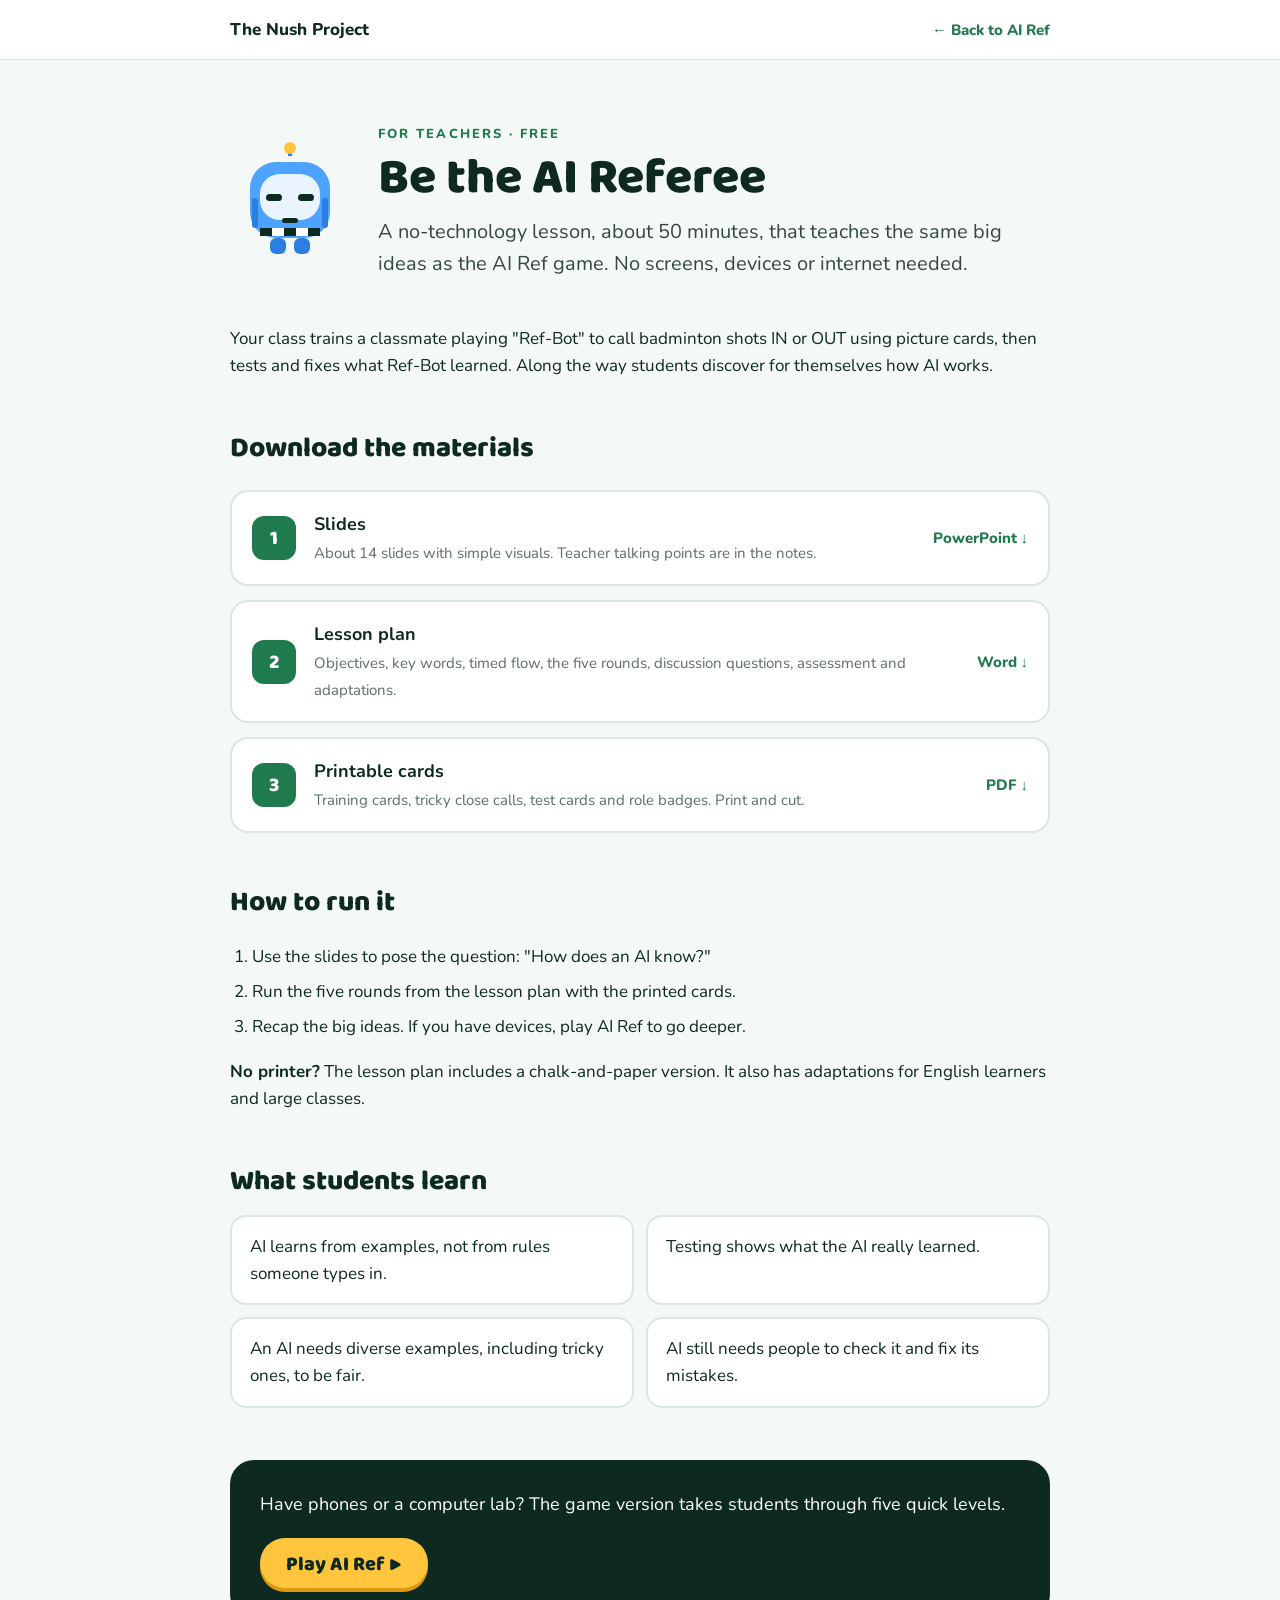
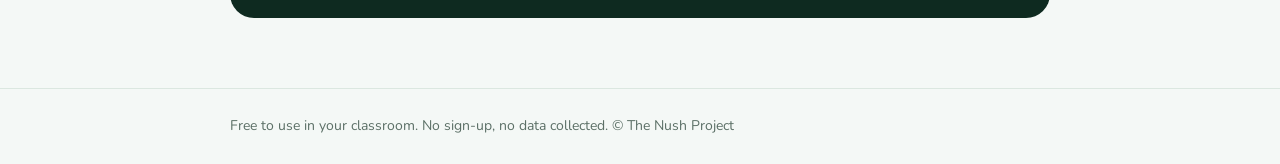
<file: teachers/index.html>
<!doctype html>
<html lang="en">
<head>
<meta charset="utf-8">
<meta name="viewport" content="width=device-width, initial-scale=1">
<title>AI Ref for Teachers · The Nush Project</title>
<meta name="description" content="Be the AI Referee: a free, no-technology 50-minute lesson that teaches how AI learns. Slides, lesson plan and printable cards.">
<meta name="theme-color" content="#F4F8F6">
<link rel="preconnect" href="https://fonts.googleapis.com">
<link href="https://fonts.googleapis.com/css2?family=Baloo+2:wght@600;800&family=Nunito:wght@400;700;800&display=swap" rel="stylesheet">
<style>
  :root { --court:#1F7A4D; --bot:#2B7FE0; --sun:#FFC53D; --ink:#0E2A20; --paper:#F4F8F6; --line:#dbe7e0; }
  * { box-sizing: border-box; }
  body { margin: 0; background: var(--paper); color: var(--ink); font-family: "Nunito", -apple-system, sans-serif; font-size: 17px; line-height: 1.6; }
  .wrap { max-width: 860px; margin: 0 auto; padding: 0 20px; }
  header { border-bottom: 1px solid var(--line); background: #fff; }
  header .wrap { display: flex; justify-content: space-between; align-items: center; padding-top: 16px; padding-bottom: 16px; gap: 12px; }
  header a { color: var(--ink); text-decoration: none; font-weight: 800; }
  .back { color: var(--court); font-size: 15px; }
  .hero { display: flex; gap: 28px; align-items: center; padding: 64px 0 28px; }
  .hero img { width: 120px; flex: none; }
  .eyebrow { font-weight: 800; font-size: 13px; letter-spacing: .16em; text-transform: uppercase; color: var(--court); margin: 0 0 8px; }
  h1 { font-family: "Baloo 2", sans-serif; font-weight: 800; font-size: clamp(34px, 6vw, 50px); line-height: 1.02; margin: 0 0 12px; }
  h2 { font-family: "Baloo 2", sans-serif; font-weight: 800; font-size: 28px; margin: 48px 0 10px; }
  .sub { font-size: 20px; color: #33493f; margin: 0; }
  .files { display: grid; gap: 14px; margin-top: 18px; }
  .file { display: flex; align-items: center; gap: 18px; background: #fff; border: 2px solid var(--line); border-radius: 18px; padding: 18px 20px; text-decoration: none; color: var(--ink); transition: border-color .2s, transform .2s; }
  .file:hover { border-color: var(--court); transform: translateY(-2px); }
  .num { flex: none; width: 44px; height: 44px; border-radius: 12px; background: var(--court); color: #fff; font-family: "Baloo 2", sans-serif; font-weight: 800; font-size: 20px; display: grid; place-items: center; }
  .file b { display: block; font-size: 18px; }
  .file small { color: #5b6f66; font-size: 15px; }
  .file .dl { margin-left: auto; font-weight: 800; color: var(--court); white-space: nowrap; font-size: 15px; }
  ol.steps { padding-left: 22px; } ol.steps li { margin-bottom: 8px; }
  .ideas { display: grid; grid-template-columns: 1fr 1fr; gap: 12px; }
  .idea { background: #fff; border-radius: 16px; padding: 16px 18px; border: 2px solid var(--line); }
  .play { margin: 52px 0 70px; background: var(--ink); color: #fff; border-radius: 24px; padding: 30px; display: flex; justify-content: space-between; align-items: center; gap: 20px; flex-wrap: wrap; }
  .play p { margin: 0; font-size: 18px; }
  .btn { display: inline-block; background: var(--sun); color: var(--ink); text-decoration: none; font-family: "Baloo 2", sans-serif; font-weight: 800; font-size: 20px; padding: 10px 26px 8px; border-radius: 999px; box-shadow: 0 4px 0 #d99a12; }
  footer { border-top: 1px solid var(--line); padding: 26px 0; font-size: 14px; color: #5b6f66; }
  @media (max-width: 600px) {
    .hero { flex-direction: column; align-items: flex-start; padding-top: 40px; }
    .hero img { width: 90px; }
    .ideas { grid-template-columns: 1fr; }
    .file { flex-wrap: wrap; } .file .dl { margin-left: 62px; }
  }
</style>
</head>
<body>
<header>
  <div class="wrap">
    <a href="../">The Nush Project</a>
    <a class="back" href="../#ai-ref">← Back to AI Ref</a>
  </div>
</header>

<main class="wrap">
  <section class="hero">
    <img src="../img/airef/refbot-think.svg" alt="Ref-Bot thinking" width="120" height="120">
    <div>
      <p class="eyebrow">For teachers · Free</p>
      <h1>Be the AI Referee</h1>
      <p class="sub">A no-technology lesson, about 50 minutes, that teaches the same big ideas as the AI Ref game. No screens, devices or internet needed.</p>
    </div>
  </section>

  <p>Your class trains a classmate playing "Ref-Bot" to call badminton shots IN or OUT using picture cards, then tests and fixes what Ref-Bot learned. Along the way students discover for themselves how AI works.</p>

  <h2>Download the materials</h2>
  <div class="files">
    <a class="file" href="files/CodeAI_Unplugged_slides.pptx" download>
      <span class="num">1</span>
      <span><b>Slides</b><small>About 14 slides with simple visuals. Teacher talking points are in the notes.</small></span>
      <span class="dl">PowerPoint ↓</span>
    </a>
    <a class="file" href="files/CodeAI_Unplugged_lesson-plan.docx" download>
      <span class="num">2</span>
      <span><b>Lesson plan</b><small>Objectives, key words, timed flow, the five rounds, discussion questions, assessment and adaptations.</small></span>
      <span class="dl">Word ↓</span>
    </a>
    <a class="file" href="files/CodeAI_Unplugged_printable-cards.pdf" download>
      <span class="num">3</span>
      <span><b>Printable cards</b><small>Training cards, tricky close calls, test cards and role badges. Print and cut.</small></span>
      <span class="dl">PDF ↓</span>
    </a>
  </div>

  <h2>How to run it</h2>
  <ol class="steps">
    <li>Use the slides to pose the question: "How does an AI know?"</li>
    <li>Run the five rounds from the lesson plan with the printed cards.</li>
    <li>Recap the big ideas. If you have devices, play AI Ref to go deeper.</li>
  </ol>
  <p><strong>No printer?</strong> The lesson plan includes a chalk-and-paper version. It also has adaptations for English learners and large classes.</p>

  <h2>What students learn</h2>
  <div class="ideas">
    <div class="idea">AI learns from examples, not from rules someone types in.</div>
    <div class="idea">Testing shows what the AI really learned.</div>
    <div class="idea">An AI needs diverse examples, including tricky ones, to be fair.</div>
    <div class="idea">AI still needs people to check it and fix its mistakes.</div>
  </div>

  <div class="play">
    <p>Have phones or a computer lab? The game version takes students through five quick levels.</p>
    <a class="btn" href="../play/">Play AI Ref ▶</a>
  </div>
</main>

<footer>
  <div class="wrap">Free to use in your classroom. No sign-up, no data collected. © The Nush Project</div>
</footer>
</body>
</html>
</file>
<file: styles.css>
/* The Nush Project — NUSH style (muted red, Archivo Black) on a white background */
:root {
  --bg: #ffffff;
  --bg-2: #f6f5f3;
  --card: #ffffff;
  --line: #e6e3de;
  --text: #121214;
  --text-dim: #5e5a54;
  --text-faint: #9a958d;
  --accent: #cb5a57;
  --accent-2: #9a3f3c;
  --radius: 16px;
  --sans: "Inter", -apple-system, BlinkMacSystemFont, "Segoe UI", Roboto, sans-serif;
  --display: "Archivo Black", "Arial Black", "Helvetica Neue", sans-serif;
}

* { box-sizing: border-box; }
html { scroll-behavior: smooth; scroll-padding-top: 72px; }
body {
  margin: 0;
  background: var(--bg);
  color: var(--text);
  font-family: var(--sans);
  font-size: 17px;
  line-height: 1.6;
  -webkit-font-smoothing: antialiased;
  overflow-x: hidden;
}
a { color: inherit; }
h1, h2, h3 { margin: 0; line-height: 1.05; letter-spacing: -0.02em; }
h2 { font-family: var(--display); font-size: clamp(32px, 5vw, 52px); text-transform: uppercase; margin-bottom: 8px; }
h3 { font-size: 21px; font-weight: 700; }
p { margin: 0 0 1em; }

.wrap { max-width: 1120px; margin: 0 auto; padding: 0 24px; }
section { padding: 110px 0; }
section:not(.hero) { opacity: 0; transform: translateY(18px); transition: opacity .7s ease, transform .7s ease; }
section.in { opacity: 1; transform: none; }
@media (prefers-reduced-motion: reduce) { section:not(.hero) { opacity: 1; transform: none; transition: none; } }

.eyebrow {
  display: inline-flex; align-items: center; gap: 10px;
  font-size: 13px; font-weight: 700; letter-spacing: .18em; text-transform: uppercase;
  color: var(--accent); margin-bottom: 18px;
}

/* brand square — the dot from the NUSH lockup */
.dot { display: inline-block; width: .32em; height: .32em; background: var(--accent); margin: 0 .12em 0 .08em; vertical-align: baseline; }
.dot.sm { width: 8px; height: 8px; margin: 0; }

/* NAV */
.nav {
  position: sticky; top: 0; z-index: 50;
  display: flex; align-items: center; justify-content: space-between;
  padding: 16px 24px;
  background: rgba(255,255,255,.88);
  backdrop-filter: blur(12px); -webkit-backdrop-filter: blur(12px);
  border-bottom: 1px solid var(--line);
}
.logo { font-family: var(--display); font-size: 22px; text-decoration: none; letter-spacing: .01em; white-space: nowrap; }
.logo-the, .logo-proj { font-family: var(--sans); font-size: 11px; font-weight: 700; letter-spacing: .2em; color: var(--text-dim); vertical-align: middle; }
.logo-the { margin-right: 6px; }
.logo-proj { margin-left: 2px; }
.links { display: flex; align-items: center; gap: 28px; }
.links a { text-decoration: none; font-size: 15px; color: var(--text-dim); transition: color .2s; }
.links a:hover { color: var(--text); }
.links a.btn { color: #fff; }
.menu-btn { display: none; background: none; border: 1px solid var(--line); color: var(--text); font-size: 18px; border-radius: 10px; padding: 6px 12px; cursor: pointer; }

/* BUTTONS */
.btn {
  display: inline-block; padding: 14px 26px; border-radius: 999px;
  background: var(--accent); color: #fff; text-decoration: none;
  font-weight: 700; font-size: 16px; border: 1px solid var(--accent);
  transition: background .2s, transform .2s;
}
.btn:hover { background: var(--accent-2); border-color: var(--accent-2); transform: translateY(-1px); }
.btn.ghost { background: transparent; border-color: var(--line); color: var(--text); }
.btn.ghost:hover { border-color: var(--text-dim); background: transparent; }
.btn.small { padding: 9px 18px; font-size: 14px; }
.btn.big { font-size: clamp(16px, 2.4vw, 22px); padding: 18px 34px; margin-top: 44px; word-break: break-all; }

/* HERO */
.hero { position: relative; min-height: calc(100vh - 66px); display: flex; align-items: center; overflow: hidden; padding: 80px 0; }
.hero::after {
  content: ""; position: absolute; width: 620px; height: 620px; right: -160px; top: 10%;
  background: radial-gradient(circle, rgba(203,90,87,.14), transparent 65%); pointer-events: none;
}
.hero-inner { position: relative; z-index: 1; max-width: 1120px; margin: 0 auto; padding: 0 24px; width: 100%; }
.hero h1 {
  font-family: var(--display); text-transform: uppercase;
  font-size: clamp(48px, 10vw, 128px); line-height: .92; max-width: 11ch; margin-bottom: 30px;
}
.hero h1 em { font-style: normal; color: var(--accent); }
.lede { font-size: clamp(18px, 2.2vw, 22px); color: var(--text-dim); max-width: 600px; margin-bottom: 36px; }
.cta-row { display: flex; gap: 14px; flex-wrap: wrap; }

/* hero orbit — every sport circling the NUSH square: "all sports, one way in" */
.orbit { position: absolute; z-index: 0; width: 500px; aspect-ratio: 1; right: calc((100vw - 1120px) / 2 - 120px); top: 50%; transform: translateY(-50%); pointer-events: none; }
.ring { position: absolute; border-radius: 50%; border: 1.5px dashed var(--line); opacity: .6; }
.r1 { inset: 0; }
.r2 { inset: 22%; border-style: solid; opacity: .7; }
.core { position: absolute; left: 50%; top: 50%; width: 88px; height: 88px; margin: -44px; animation: bob 5s ease-in-out infinite; }
.core svg { display: block; width: 100%; height: 100%; fill: none; stroke: var(--accent); stroke-width: .9; stroke-linejoin: round; opacity: .8; }
.spin { position: absolute; inset: 0; animation: spin 60s linear infinite; }
.sat { position: absolute; left: 50%; top: 50%; width: 64px; height: 64px; margin: -32px;
  transform: rotate(var(--a)) translateY(var(--r, -250px)) rotate(calc(-1 * var(--a))); }
.sat { opacity: .6; }
.sat svg { width: 100%; height: 100%; padding: 14px; background: var(--card); border: 1px solid var(--line); border-radius: 50%;
  fill: none; stroke: var(--text); stroke-width: 1.4; stroke-linecap: round; stroke-linejoin: round;
  animation: spin 60s linear infinite reverse; }
.sat:nth-child(odd) svg { stroke: var(--accent); }
/* inner ring: STEM, turning the other way — sport and STEM orbiting the same girl */
.spin.inner { animation-direction: reverse; animation-duration: 45s; }
.sat.s2 { width: 50px; height: 50px; margin: -25px; --r: -140px; }
.sat.s2 svg { padding: 11px; animation-direction: normal; animation-duration: 45s; }
.sat.s2:nth-child(odd) svg { stroke: var(--text); }
.sat.s2:nth-child(even) svg { stroke: var(--accent); }
@keyframes spin { to { transform: rotate(360deg); } }
@keyframes bob { 0%, 100% { transform: translateY(0); } 50% { transform: translateY(-5px); } }
@media (prefers-reduced-motion: reduce) { .spin, .sat svg, .core { animation: none; } }
@media (max-width: 1000px) {
  .orbit { width: 360px; right: -120px; top: auto; bottom: 20px; transform: none; }
  .core { width: 64px; height: 64px; margin: -32px; }
  .sat { width: 48px; height: 48px; margin: -24px; --r: -180px; }
  .sat.s2 { width: 36px; height: 36px; margin: -18px; --r: -100px; }
  .sat.s2 svg { padding: 7px; }
  .sat svg { padding: 10px; }
}

/* MISSION / STORY */
.mission, .story { border-top: 1px solid var(--line); }
.two-col { display: grid; grid-template-columns: 1fr 1.3fr; gap: 64px; align-items: start; }
.mission-copy p { font-size: 19px; color: var(--text-dim); }
.mission-copy p:first-child { color: var(--text); font-size: 22px; line-height: 1.5; }

.story-grid { display: grid; grid-template-columns: minmax(0, 420px) 1fr; gap: 72px; align-items: center; }
.story-copy h2 { margin-bottom: 28px; }
.founder { margin: 0; width: 100%; }
.founder img { display: block; width: 100%; height: auto; aspect-ratio: 2 / 3; object-fit: cover; border-radius: var(--radius); background: var(--bg-2); }
.founder figcaption { margin-top: 12px; font-size: 13px; font-weight: 700; letter-spacing: .14em; text-transform: uppercase; color: var(--text-faint); }
.founder figcaption::before { content: ""; display: inline-block; width: 8px; height: 8px; background: var(--accent); margin-right: 10px; vertical-align: 1px; }
.founder.empty { display: none; }

/* PILLARS */
.pillars { background: var(--bg-2); border-top: 1px solid var(--line); border-bottom: 1px solid var(--line); }
.cards { display: grid; grid-template-columns: repeat(3, 1fr); gap: 20px; margin-top: 52px; }
.card {
  position: relative; background: var(--card); border: 1px solid var(--line); border-radius: var(--radius);
  padding: 34px 30px 30px; transition: border-color .25s, transform .25s;
}
.card:hover { border-color: var(--accent); transform: translateY(-4px); }
.card-num { position: absolute; top: 26px; right: 28px; font-family: var(--display); color: var(--text-faint); font-size: 14px; }
.card-icon { width: 46px; height: 46px; color: var(--accent); margin-bottom: 24px; }
.card-icon svg { width: 100%; height: 100%; }
.card h3 { margin-bottom: 14px; }
/* UK50's logo is white-on-black; invert + multiply turns it into a black mark sitting directly on the white card */
.uk50-head { margin: 0 0 18px; line-height: 0; }
.uk50-logo { height: 64px; width: auto; filter: invert(1) grayscale(1) contrast(1.2); mix-blend-mode: multiply; margin-left: -6px; }
.card p { color: var(--text-dim); font-size: 16px; }
.card ul { list-style: none; padding: 16px 0 0; margin: 0; border-top: 1px solid var(--line); }
.card li a { color: var(--text); text-decoration-color: var(--accent); }
.card li { font-size: 14px; color: var(--text); padding: 5px 0 5px 18px; position: relative; }
.card li::before { content: ""; position: absolute; left: 0; top: 13px; width: 6px; height: 6px; background: var(--accent); }

/* LOOP */
.steps { list-style: none; padding: 0; margin: 48px 0 0; display: grid; grid-template-columns: repeat(3, 1fr); gap: 0; counter-reset: s; }
.steps li { padding: 28px 28px 0 0; border-top: 2px solid var(--line); color: var(--text-dim); font-size: 17px; position: relative; }
.steps li::before { content: ""; position: absolute; top: -2px; left: 0; width: 48px; height: 2px; background: var(--accent); }
.steps span { display: block; font-family: var(--display); text-transform: uppercase; color: var(--text); font-size: 30px; margin-bottom: 10px; }

/* JOIN */
.join { text-align: center; border-top: 1px solid var(--line); background: radial-gradient(ellipse at 50% 120%, rgba(203,90,87,.16), transparent 60%); }
.join h2 { max-width: 16ch; margin: 0 auto 8px; }
.join-grid { display: grid; grid-template-columns: repeat(3, 1fr); gap: 16px; margin-top: 48px; text-align: left; }
.join-card { border: 1px solid var(--line); border-radius: var(--radius); padding: 26px; background: var(--card); }
.join-card h3 { font-size: 18px; margin-bottom: 8px; }
.join-card p { color: var(--text-dim); font-size: 15px; margin: 0; }

/* FOOTER */
.foot { border-top: 1px solid var(--line); padding: 40px 0; }
.foot-inner { display: flex; justify-content: space-between; align-items: center; gap: 16px; flex-wrap: wrap; }
.foot .logo { font-size: 16px; }
.foot p { margin: 0; color: var(--text-dim); font-size: 14px; }
.faint { color: var(--text-faint) !important; }

/* AI REF — a light band in the game's own palette so it reads as the same product as /play/ */
.airef {
  --court: #1F7A4D; --bot: #2B7FE0; --bot-lt: #4DA3FF; --sun: #FFC53D; --ink: #0E2A20; --paper: #F4F8F6;
  background: var(--paper); color: var(--ink); font-family: "Nunito", var(--sans);
}
.airef-grid { display: grid; grid-template-columns: 1.15fr .85fr; gap: 64px; align-items: center; }
.airef-eyebrow { font-weight: 800; font-size: 13px; letter-spacing: .16em; text-transform: uppercase; color: var(--court); margin-bottom: 14px; }
.airef h2 { font-family: "Baloo 2", var(--sans); text-transform: none; font-weight: 800; font-size: clamp(34px, 4.6vw, 54px); line-height: 1.02; letter-spacing: -.01em; color: var(--ink); margin-bottom: 14px; }
.airef-sub { font-size: 21px; font-weight: 700; color: var(--bot); margin-bottom: 22px; }
.airef-copy > p:not(.airef-eyebrow):not(.airef-sub):not(.airef-note) { color: #33493f; font-size: 17px; }
.airef-ctas { display: flex; align-items: center; gap: 22px; flex-wrap: wrap; margin-top: 30px; }
.airef-play {
  display: inline-flex; align-items: center; gap: 10px;
  background: var(--sun); color: var(--ink); text-decoration: none;
  font-family: "Baloo 2", var(--sans); font-weight: 800; font-size: 22px;
  padding: 12px 30px 10px; border-radius: 999px;
  box-shadow: 0 5px 0 #d99a12; transition: transform .15s, box-shadow .15s;
}
.airef-play:hover { transform: translateY(2px); box-shadow: 0 3px 0 #d99a12; }
.airef-play span { font-size: 15px; }
.airef-teach { color: var(--court); font-weight: 800; text-decoration: none; border-bottom: 2px solid rgba(31,122,77,.3); }
.airef-teach:hover { border-color: var(--court); }
.airef-note { font-size: 14px; color: #5b6f66; margin: 18px 0 0; }

.airef-visual { position: relative; display: block; justify-self: center; width: 300px; text-decoration: none; }
.phone {
  background: #fff; border: 3px solid var(--ink); border-radius: 34px; padding: 22px 18px 24px;
  box-shadow: 0 24px 50px rgba(14,42,32,.16); transform: rotate(2deg); transition: transform .3s;
}
.airef-visual:hover .phone { transform: rotate(0); }
.phone-bar { display: flex; justify-content: space-between; align-items: center; font-weight: 800; font-size: 13px; color: var(--court); margin-bottom: 12px; }
.pips { display: flex; gap: 5px; }
.pips i { width: 9px; height: 9px; border-radius: 50%; background: #d6e3dc; }
.pips i.on { background: var(--court); }
.phone-court { background: var(--court); border-radius: 18px; padding: 10px; }
.phone-court img { display: block; width: 100%; height: auto; }
.phone-q { font-family: "Baloo 2", var(--sans); font-weight: 800; font-size: 26px; text-align: center; margin: 14px 0 10px; }
.phone-btns { display: grid; grid-template-columns: 1fr 1fr; gap: 10px; }
.phone-btns span { text-align: center; font-weight: 800; color: #fff; border-radius: 14px; padding: 10px 0; }
.phone-btns .in { background: #19A463; } .phone-btns .out { background: #E0533D; }
.refbot { position: absolute; width: 150px; height: auto; left: -86px; bottom: -40px; filter: drop-shadow(0 10px 14px rgba(14,42,32,.18)); }
.shuttle { position: absolute; width: 54px; height: auto; right: -26px; top: -22px; transform: rotate(-24deg); }

@media (max-width: 900px) {
  .airef-grid { grid-template-columns: 1fr; gap: 72px; }
  .airef-visual { width: 260px; }
  .refbot { width: 120px; left: -64px; }
}
@media (max-width: 420px) { .refbot { left: -40px; width: 100px; } .shuttle { right: -8px; } }

/* RESPONSIVE */
@media (max-width: 900px) {
  .cards, .join-grid, .steps { grid-template-columns: 1fr; }
  .steps li { padding-bottom: 28px; }
  .two-col { grid-template-columns: 1fr; gap: 24px; }
  .story-grid { grid-template-columns: 1fr; gap: 40px; }
  .founder { max-width: 340px; }
  section { padding: 80px 0; }
}
@media (max-width: 720px) {
  .menu-btn { display: block; }
  .links {
    display: none; position: absolute; top: 100%; left: 0; right: 0;
    flex-direction: column; align-items: flex-start; gap: 18px;
    padding: 22px 24px; background: var(--bg); border-bottom: 1px solid var(--line);
  }
  .links.open { display: flex; }
  .nav { padding: 14px 16px; }
  .wrap, .hero-inner { padding: 0 16px; }
  .logo-the { display: none; }
}
</file>
